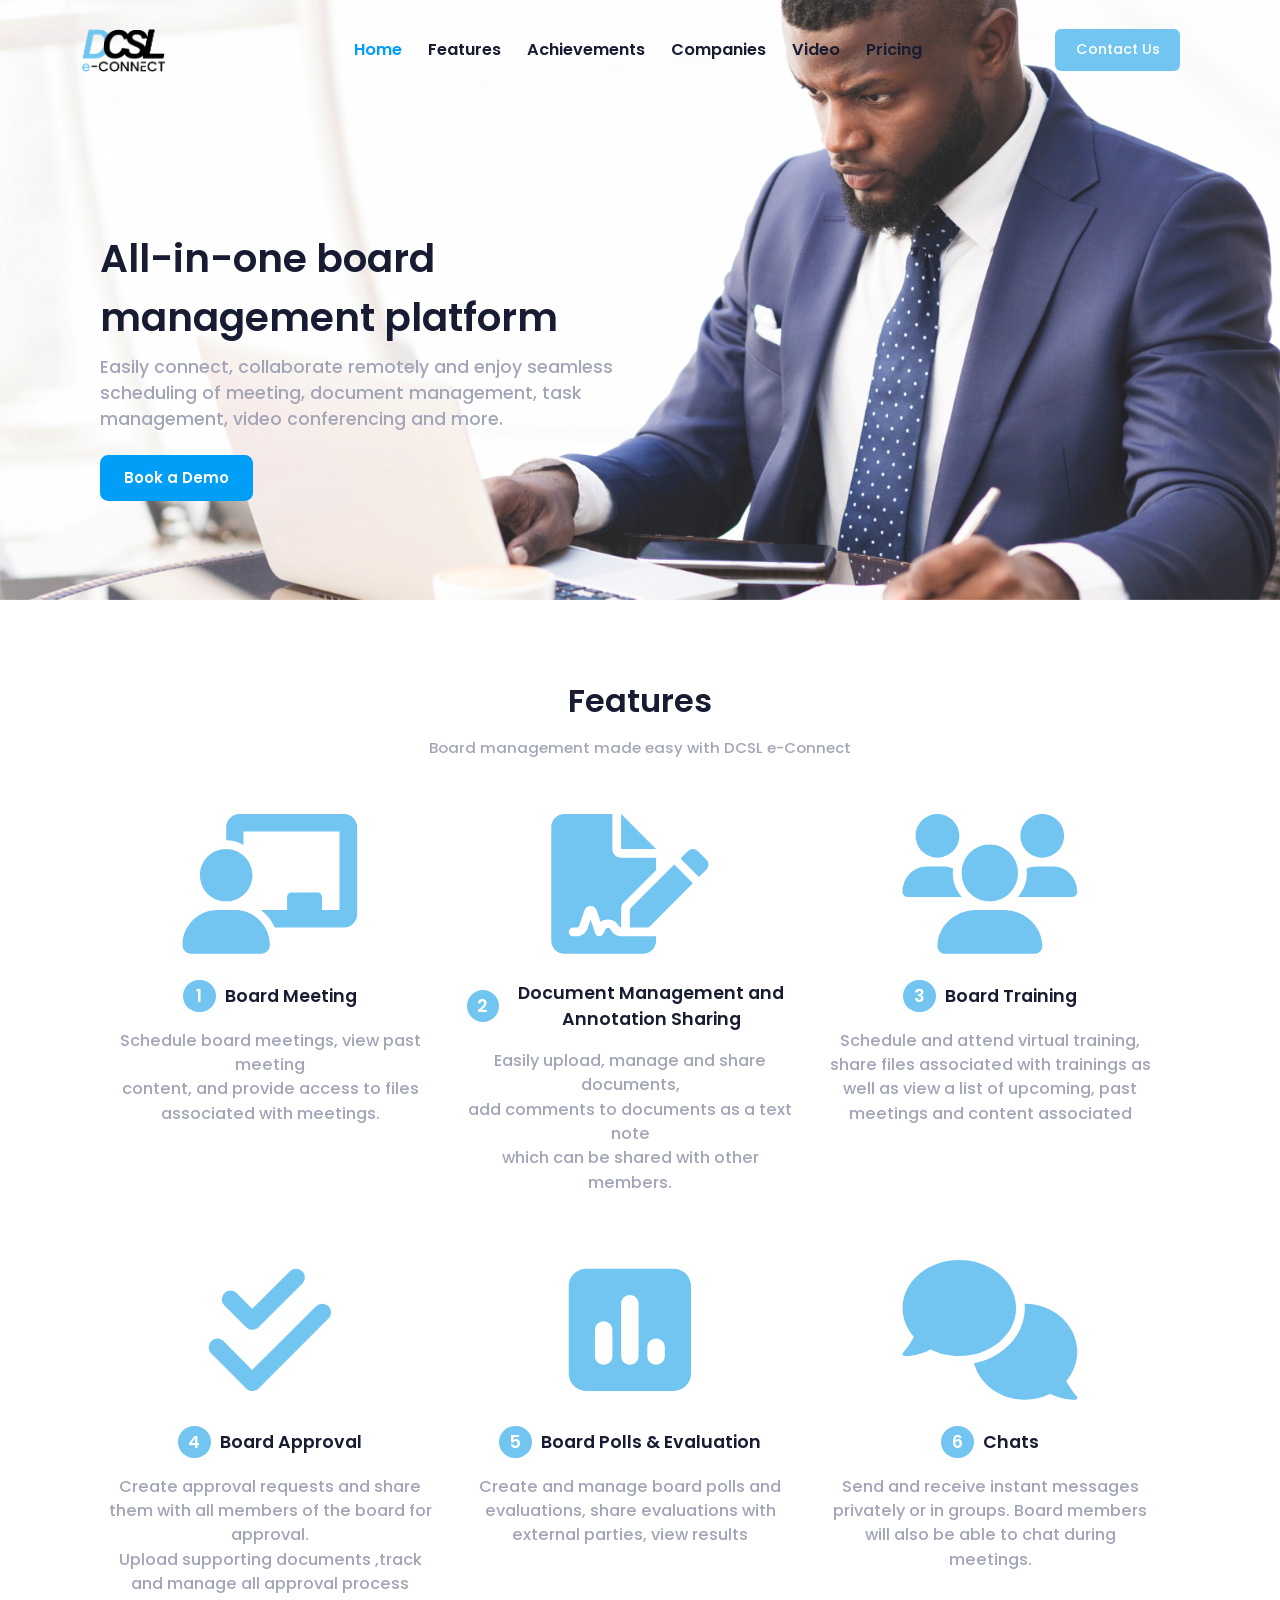
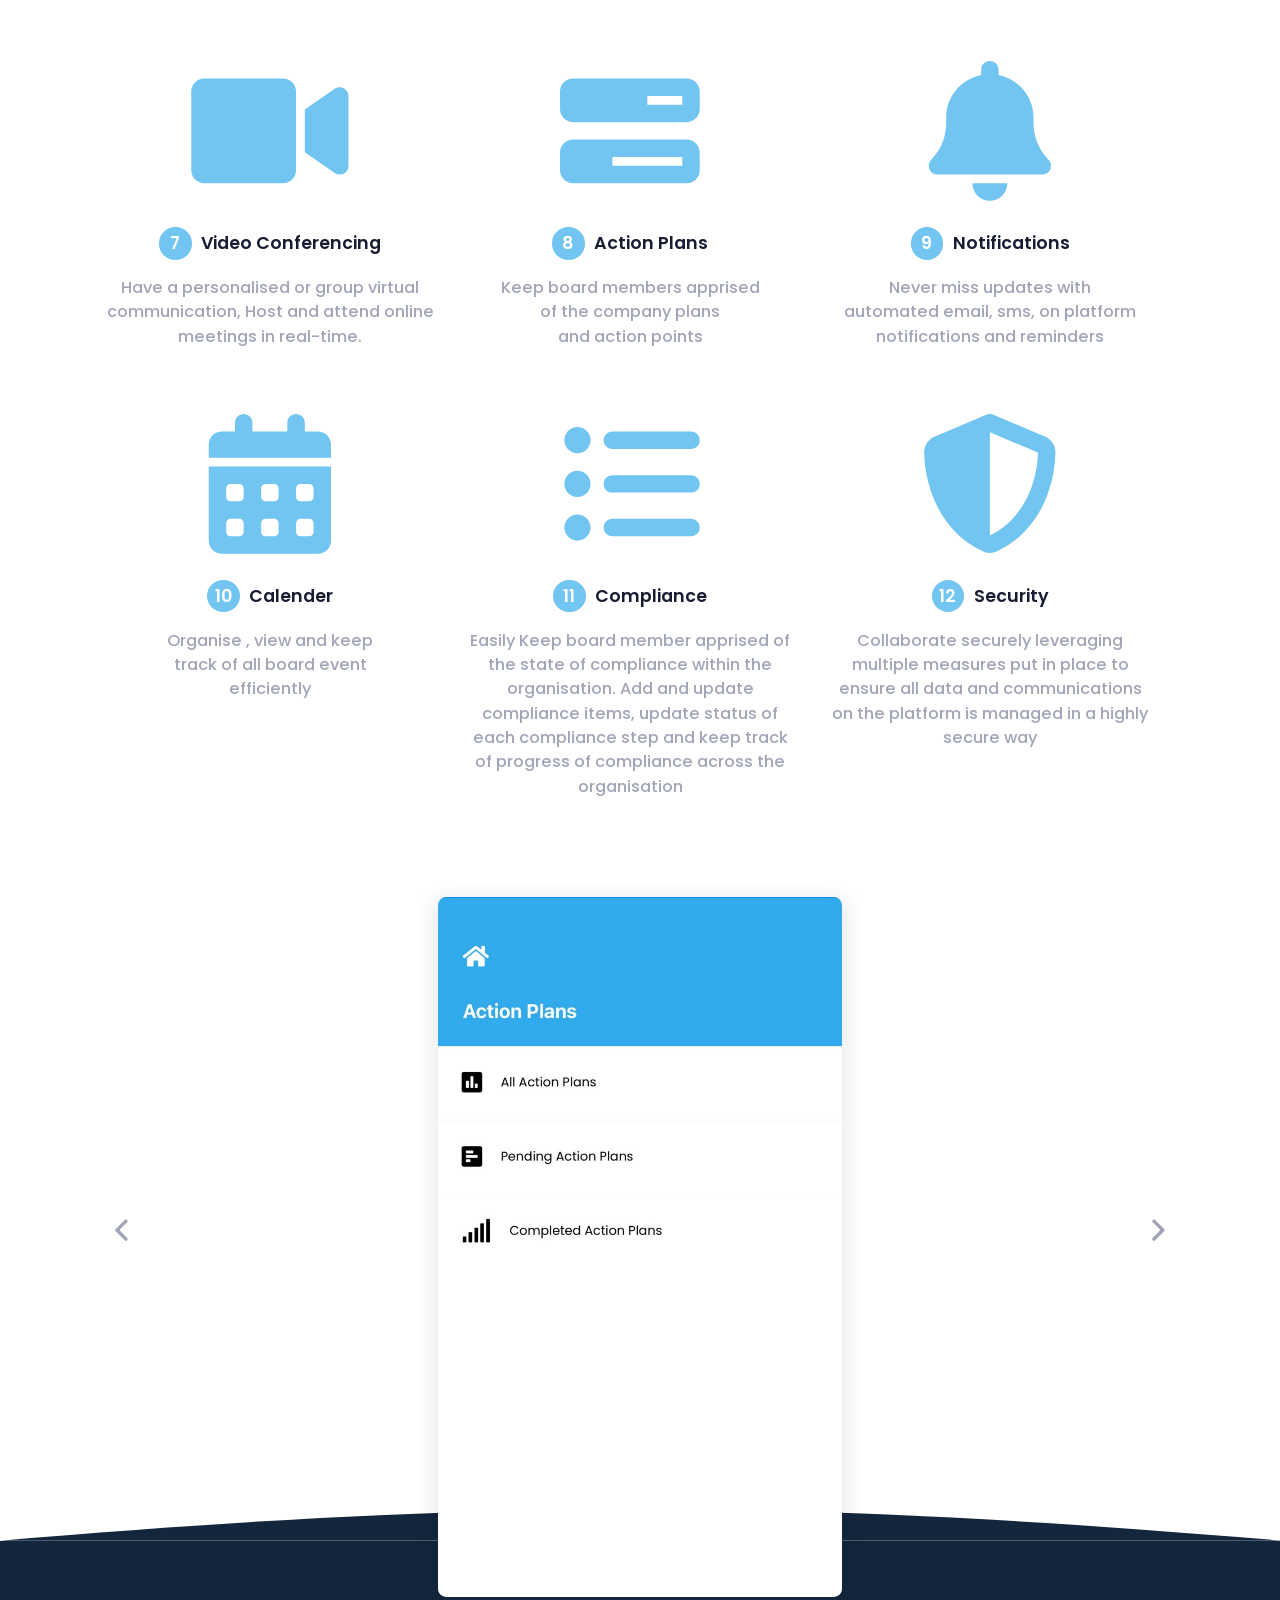
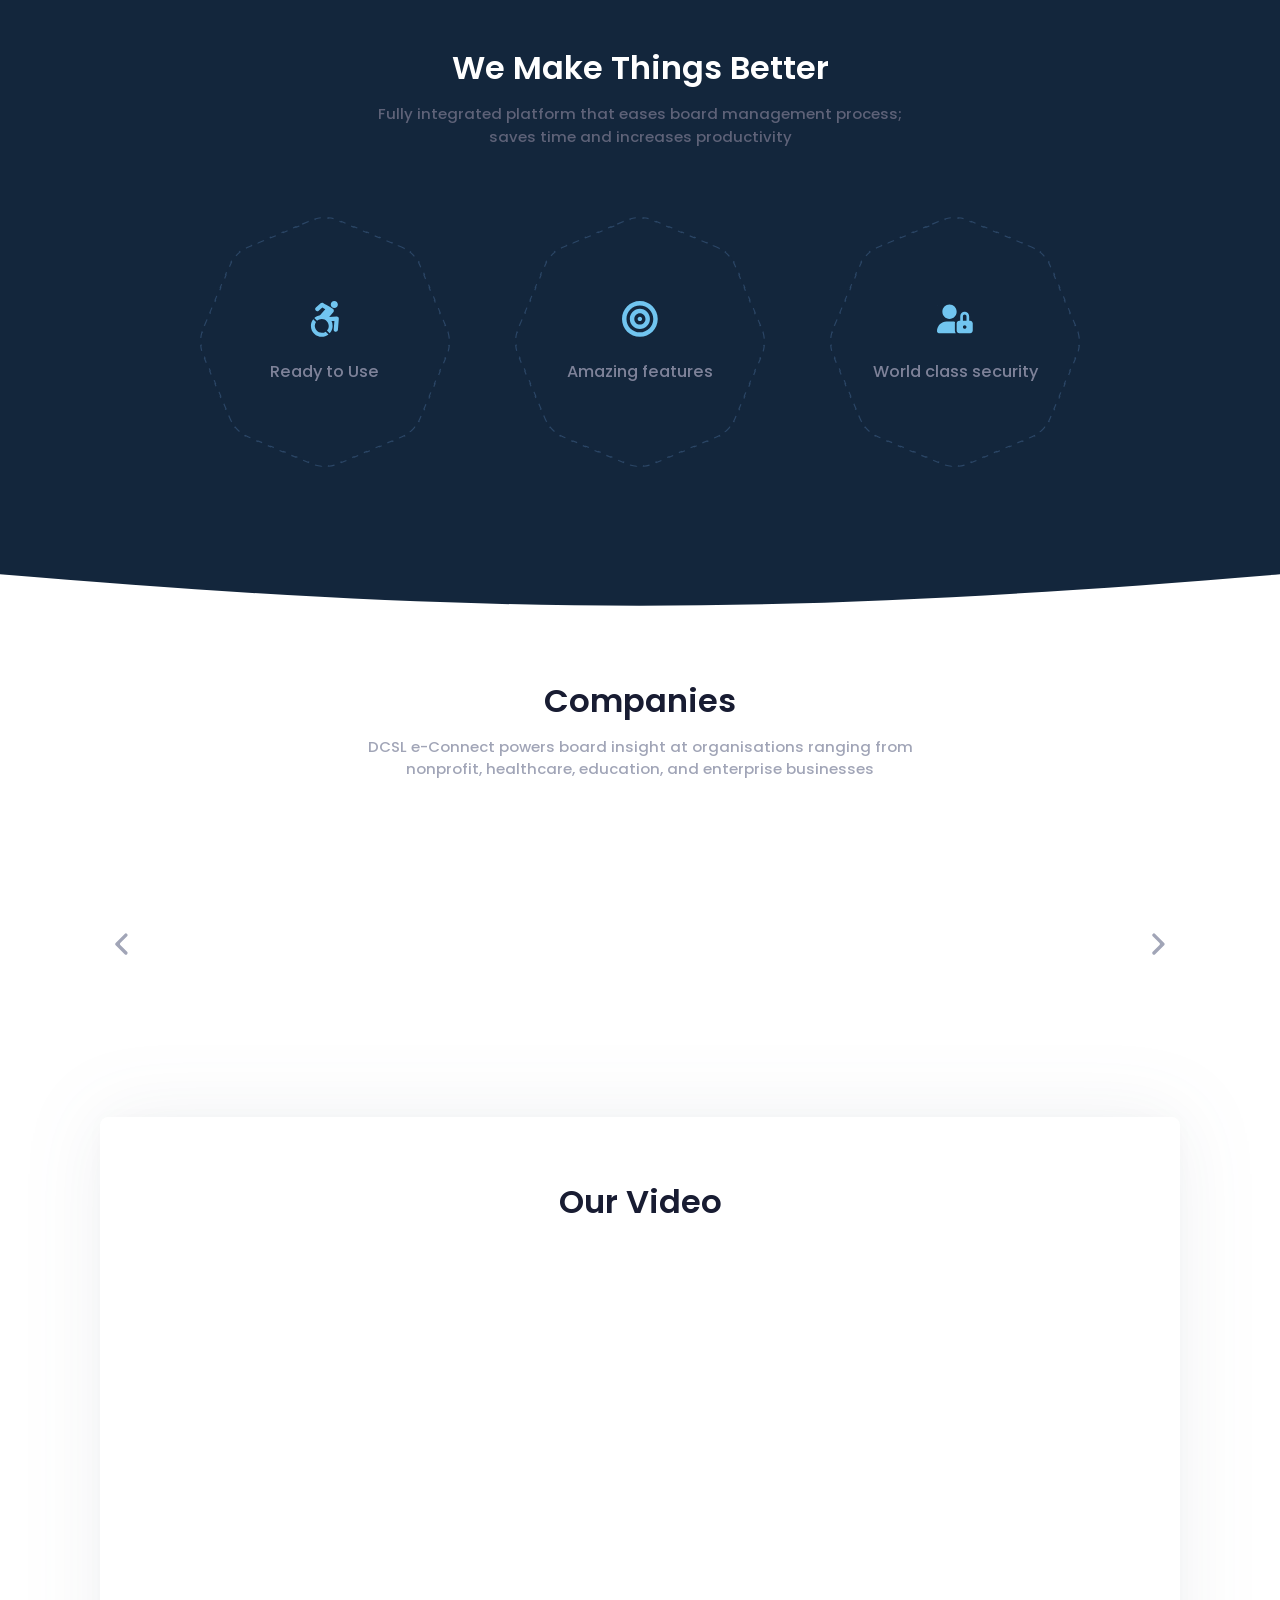
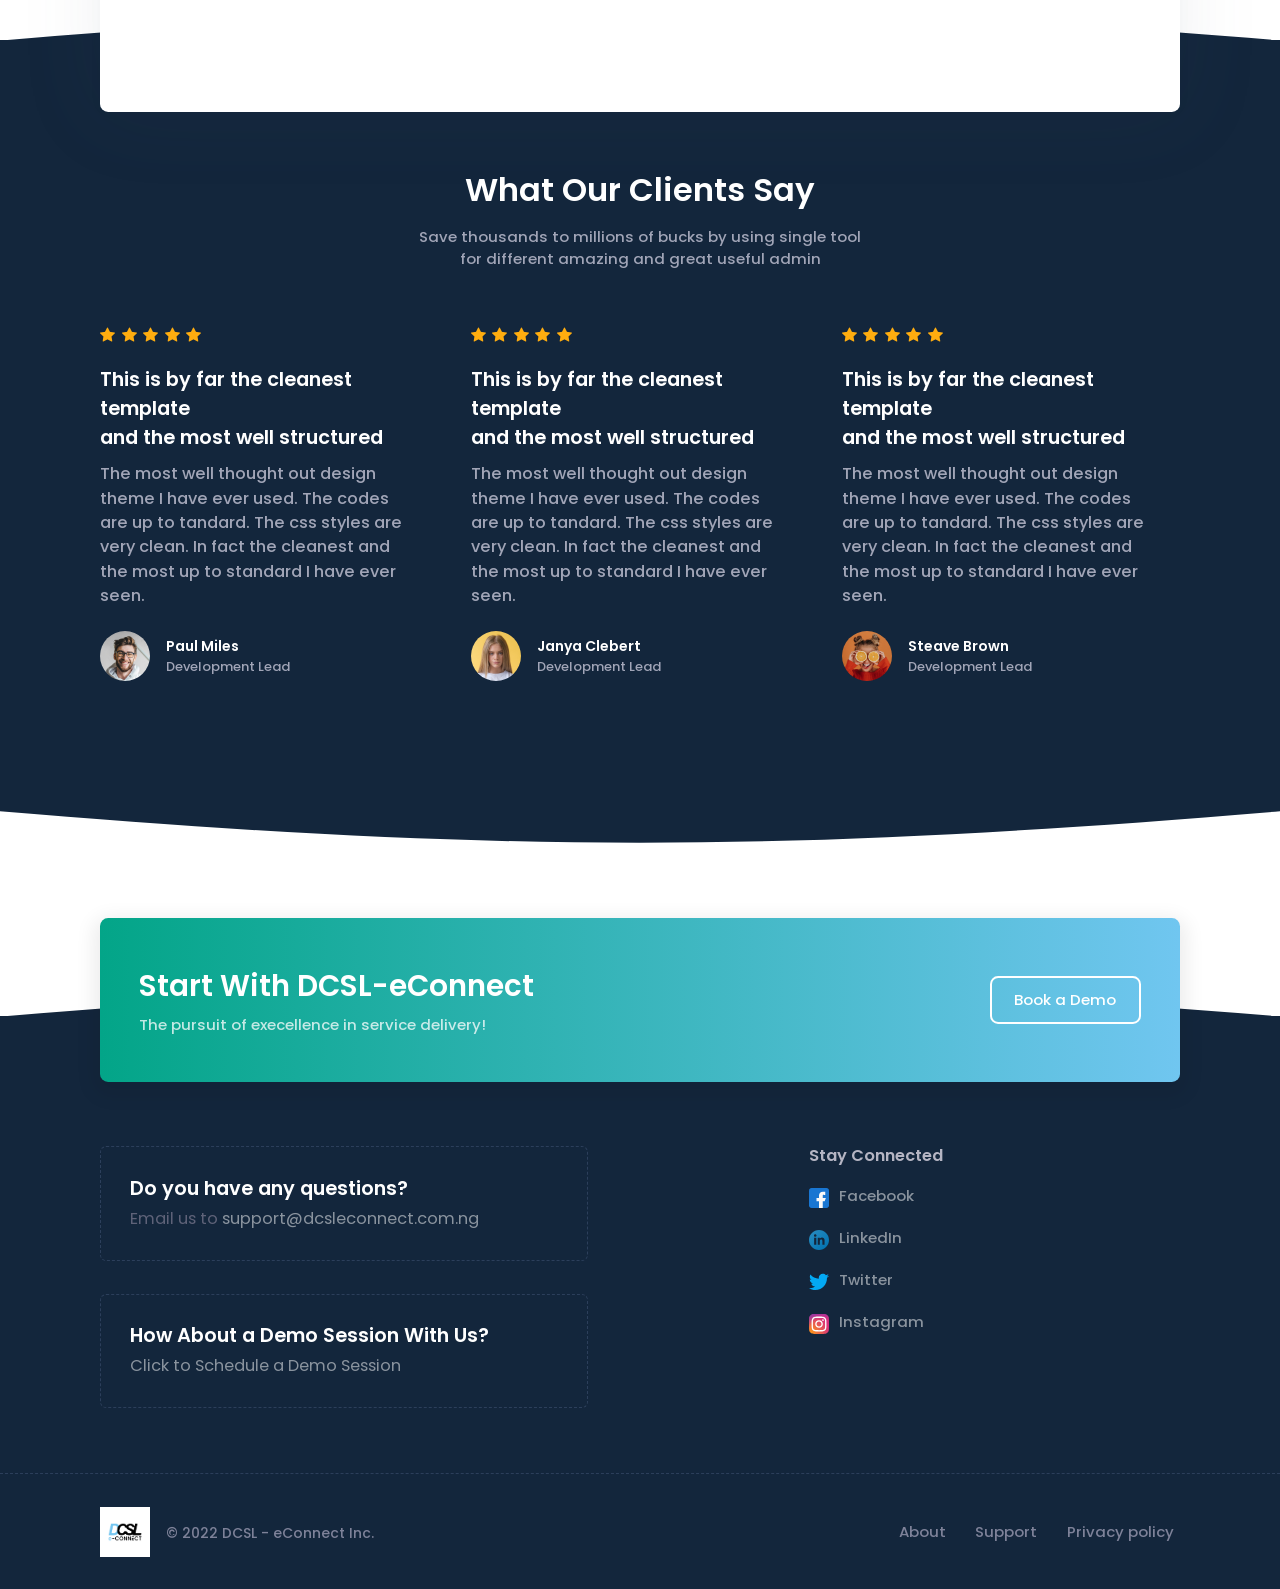
<file: index.html>
<!DOCTYPE html>
<!--
Author: Keenthemes
Product Name: Metronic - Bootstrap 5 HTML, VueJS, React, Angular & Laravel Admin Dashboard Theme
Purchase: https://1.envato.market/EA4JP
Website: http://www.keenthemes.com
Contact: support@keenthemes.com
Follow: www.twitter.com/keenthemes
Dribbble: www.dribbble.com/keenthemes
Like: www.facebook.com/keenthemes
License: For each use you must have a valid license purchased only from above link in order to legally use the theme for your project.
-->
<html lang="en">
	<!--begin::Head-->
	<head><base href="">
		<title>DCSL - eConnect</title>
		<meta charset="utf-8" />
		<meta name="description" content="The most advanced Bootstrap Admin Theme on Themeforest trusted by 94,000 beginners and professionals. Multi-demo, Dark Mode, RTL support and complete React, Angular, Vue &amp; Laravel versions. Grab your copy now and get life-time updates for free." />
		<meta name="keywords" content="Metronic, bootstrap, bootstrap 5, Angular, VueJs, React, Laravel, admin themes, web design, figma, web development, free templates, free admin themes, bootstrap theme, bootstrap template, bootstrap dashboard, bootstrap dak mode, bootstrap button, bootstrap datepicker, bootstrap timepicker, fullcalendar, datatables, flaticon" />
		<meta name="viewport" content="width=device-width, initial-scale=1" />
		<meta property="og:locale" content="en_US" />
		<meta property="og:type" content="article" />
		<meta property="og:title" content="Metronic - Bootstrap 5 HTML, VueJS, React, Angular &amp; Laravel Admin Dashboard Theme" />
		<meta property="og:url" content="https://dcsleconnect.com" />
		<meta property="og:site_name" content="DCSL | e-Connect" />
		<link rel="canonical" href="https://dcsleconnect.com" />
		<link rel="shortcut icon" href="assets/media/logos/favicon.ico" />
		<!--begin::Fonts-->
		<link rel="stylesheet" href="https://fonts.googleapis.com/css?family=Poppins:300,400,500,600,700" />
		<!--end::Fonts-->
		<!--begin::Global Stylesheets Bundle(used by all pages)-->
		<link href="assets/plugins/global/plugins.bundle.css" rel="stylesheet" type="text/css" />
		<link href="assets/css/style.bundle.css" rel="stylesheet" type="text/css" />
		<style>
			.landing-header .menu .menu-link.active {
				color: #009ef7;
			}
		</style>
		<!--end::Global Stylesheets Bundle-->
	</head>
	<!--end::Head-->
	<!--begin::Body-->
	<body id="kt_body" data-bs-spy="scroll" data-bs-target="#kt_landing_menu" data-bs-offset="200" class="bg-white position-relative">
		<!--begin::Main-->
		<!--begin::Root-->
		<div class="d-flex flex-column flex-root">
			<!--begin::Header Section-->
			<div class="mb-10" id="home">
				<!--begin::Wrapper-->
				<div class="bgi-no-repeat bgi-size-cover bgi-position-x-center bgi-position-y-center h-lg-600px" style="background-image: url(assets/media/products/dcsl_bg.jpg);">
					<!--begin::Header-->
					<div class="landing-header" data-kt-sticky="true" data-kt-sticky-name="landing-header" data-kt-sticky-offset="{default: '200px', lg: '300px'}">
						<!--begin::Container-->
						<div class="container">
							<!--begin::Wrapper-->
							<div class="d-flex align-items-center justify-content-between">
								<!--begin::Logo-->
								<div class="d-flex align-items-center flex-equal">
									<!--begin::Mobile menu toggle-->
									<button class="btn btn-icon btn-active-color-primary me-3 d-flex d-lg-none" id="kt_landing_menu_toggle">
										<!--begin::Svg Icon | path: icons/duotune/abstract/abs015.svg-->
										<span class="svg-icon svg-icon-2hx">
											<svg xmlns="http://www.w3.org/2000/svg" width="24" height="24" viewBox="0 0 24 24" fill="none">
												<path d="M21 7H3C2.4 7 2 6.6 2 6V4C2 3.4 2.4 3 3 3H21C21.6 3 22 3.4 22 4V6C22 6.6 21.6 7 21 7Z" fill="currentColor" />
												<path opacity="0.3" d="M21 14H3C2.4 14 2 13.6 2 13V11C2 10.4 2.4 10 3 10H21C21.6 10 22 10.4 22 11V13C22 13.6 21.6 14 21 14ZM22 20V18C22 17.4 21.6 17 21 17H3C2.4 17 2 17.4 2 18V20C2 20.6 2.4 21 3 21H21C21.6 21 22 20.6 22 20Z" fill="currentColor" />
											</svg>
										</span>
										<!--end::Svg Icon-->
									</button>
									<!--end::Mobile menu toggle-->
									<!--begin::Logo image-->
									<a href="#">
										<img alt="Logo" src="assets/media/logos/dcsl-logo2.png" class="logo-default h-100px h-lg-125px mx-lg-n12" />
										<img alt="Logo" src="assets/media/logos/dcsl-logo2.png" class="logo-sticky h-50px h-lg-80px" />
									</a>
									<!--end::Logo image-->
								</div>
								<!--end::Logo-->
								<!--begin::Menu wrapper-->
								<div class="d-lg-block" id="kt_header_nav_wrapper">
									<div class="d-lg-block p-5 p-lg-0" data-kt-drawer="true" data-kt-drawer-name="landing-menu" data-kt-drawer-activate="{default: true, lg: false}" data-kt-drawer-overlay="true" data-kt-drawer-width="200px" data-kt-drawer-direction="start" data-kt-drawer-toggle="#kt_landing_menu_toggle" data-kt-swapper="true" data-kt-swapper-mode="prepend" data-kt-swapper-parent="{default: '#kt_body', lg: '#kt_header_nav_wrapper'}">
										<!--begin::Menu-->
										<div class="flex-nowrap fs-4 fw-bolder menu menu-column menu-lg-row menu-rounded menu-state-title-primary menu-title-dark nav nav-flush" id="kt_landing_menu">
											<!--begin::Menu item-->
											<div class="menu-item">
												<!--begin::Menu link-->
												<a class="menu-link nav-link active py-3 px-4 px-xxl-6" href="#kt_body" data-kt-scroll-toggle="true" data-kt-drawer-dismiss="true">Home</a>
												<!--end::Menu link-->
											</div>
											<!--end::Menu item-->
											<!--begin::Menu item-->
											<div class="menu-item">
												<!--begin::Menu link-->
												<a class="menu-link nav-link py-3 px-4 px-xxl-6" href="#features" data-kt-scroll-toggle="true" data-kt-drawer-dismiss="true">Features</a>
												<!--end::Menu link-->
											</div>
											<!--end::Menu item-->
											<!--begin::Menu item-->
											<div class="menu-item">
												<!--begin::Menu link-->
												<a class="menu-link nav-link py-3 px-4 px-xxl-6" href="#achievements" data-kt-scroll-toggle="true" data-kt-drawer-dismiss="true">Achievements</a>
												<!--end::Menu link-->
											</div>
											<!--end::Menu item-->
											<!--begin::Menu item-->
											<div class="menu-item">
												<!--begin::Menu link-->
												<a class="menu-link nav-link py-3 px-4 px-xxl-6" href="#companies" data-kt-scroll-toggle="true" data-kt-drawer-dismiss="true">Companies</a>
												<!--end::Menu link-->
											</div>
											<!--end::Menu item-->
											<!--begin::Menu item-->
											<div class="menu-item">
												<!--begin::Menu link-->
												<a class="menu-link nav-link py-3 px-4 px-xxl-6" href="#video" data-kt-scroll-toggle="true" data-kt-drawer-dismiss="true">Video</a>
												<!--end::Menu link-->
											</div>
											<!--end::Menu item-->
											<!--begin::Menu item-->
											<div class="menu-item">
												<!--begin::Menu link-->
												<a class="menu-link nav-link py-3 px-4 px-xxl-6" href="#pricing" data-kt-scroll-toggle="true" data-kt-drawer-dismiss="true">Pricing</a>
												<!--end::Menu link-->
											</div>
											<!--end::Menu item-->
										</div>
										<!--end::Menu-->
									</div>
								</div>
								<!--end::Menu wrapper-->
								<!--begin::Toolbar-->
								<div class="flex-equal text-end ms-1">
									<a href="https://share.hsforms.com/1nHBLq5KkQRCbTx2rbDU6nAd5qik" target="_blank" class="btn btn-success">Contact Us</a>
								</div>
								<!--end::Toolbar-->
							</div>
							<!--end::Wrapper-->
						</div>
						<!--end::Container-->
					</div>
					<!--end::Header-->
					<div class="container">
						<!--begin::Landing hero-->
						<div class="d-flex flex-column min-h-350px  py-lg-20 w-100 w-lg-50">
							<!--begin::Heading-->
							<div class="text-left mb-5 mb-lg-10 py-20 py-lg-40">
								<!--begin::Title-->
								<h1 class=" lh-base fw-bolder fs-2x fs-lg-3x">All-in-one board management platform</h1>
								<!--end::Title-->
								<div class="fs-3 text-muted fw-bold mb-7">Easily connect, collaborate remotely and enjoy seamless scheduling of meeting,  
									document management, task management, video conferencing and more.</div>
								<!--begin::Action-->
								<a href="https://share.hsforms.com/1nHBLq5KkQRCbTx2rbDU6nAd5qik" class="btn btn-primary btn-lg fw-bolder">Book a Demo</a>
								<!--end::Action-->
							</div>
							<!--end::Heading-->
						</div>
						<!--end::Landing hero-->
					</div>
		
				</div>
				<!--end::Wrapper-->
			</div>
			<!--end::Header Section-->
			<!--begin::How It Works Section-->
			<div class="mt-15 mb-n10 mb-lg-n20 z-index-2">
				<!--begin::Container-->
				<div class="container">
					<!--begin::Heading-->
					<div class="text-center mb-17">
						<!--begin::Title-->
						<h3 class="fs-2hx text-dark mb-5" id="features" data-kt-scroll-offset="{default: 100, lg: 150}">Features</h3>
						<!--end::Title-->
						<!--begin::Text-->
						<div class="fs-5 text-muted fw-bold">Board management made easy with DCSL e-Connect</div>
						<!--end::Text-->
					</div>
					<!--end::Heading-->
					<!--begin::Row-->
					<div class="row w-100 gy-10 mb-md-20">
						<!--begin::Col-->
						<div class="col-md-4 px-5">
							<!--begin::Story-->
							<div class="text-center mb-10 mb-md-0">
								<!--begin::Illustration-->
								<!-- <img src="assets/media/svg/general/chalkboard-user-solid.svg" class="svg-icon svg-icon-white mh-125px mb-9" alt="" /> -->
								<!--end::Illustration-->
								<span class="svg-icon svg-icon-6tx svg-icon-white mb-5">
									<svg xmlns="http://www.w3.org/2000/svg" viewBox="0 0 640 512" fill="currentColor">
										<path d="M592 0h-384C181.5 0 160 22.25 160 49.63V96c23.42 0 45.1 6.781 63.1 17.81V64h352v288h-64V304c0-8.838-7.164-16-16-16h-96c-8.836 0-16 7.162-16 16V352H287.3c22.07 16.48 39.54 38.5 50.76 64h253.9C618.5 416 640 393.8 640 366.4V49.63C640 22.25 618.5 0 592 0zM160 320c53.02 0 96-42.98 96-96c0-53.02-42.98-96-96-96C106.1 128 64 170.1 64 224C64 277 106.1 320 160 320zM192 352H128c-70.69 0-128 57.31-128 128c0 17.67 14.33 32 32 32h256c17.67 0 32-14.33 32-32C320 409.3 262.7 352 192 352z"/>
									</svg>
								</span>
								<!--begin::Heading-->
								<div class="d-flex flex-center mt-8 mb-5">
									<!--begin::Badge-->
									<span class="badge badge-circle badge-light-success fw-bolder p-5 me-3 fs-3">1</span>
									<!--end::Badge-->
									<!--begin::Title-->
									<div class="fs-5 fs-lg-3 fw-bolder text-dark">Board Meeting</div>
									<!--end::Title-->
								</div>
								<!--end::Heading-->
								<!--begin::Description-->
								<div class="fw-bold fs-6 fs-lg-4 text-muted">Schedule board meetings, view past meeting
								<br /> content, and provide access to files associated with meetings.</div>
								<!--end::Description-->
							</div>
							<!--end::Story-->
						</div>
						<!--end::Col-->
						<!--begin::Col-->
						<div class="col-md-4 px-5">
							<!--begin::Story-->
							<div class="text-center mb-10 mb-md-0">
								<!--begin::Illustration-->
								<!-- <img src="assets/media/svg/general/file-signature-solid.svg" class="mh-125px mb-9" alt="" /> -->
								<!--end::Illustration-->
								<span class="svg-icon svg-icon-6tx svg-icon-white mb-5">
									<svg xmlns="http://www.w3.org/2000/svg" viewBox="0 0 576 512" fill="currentColor">
										<path d="M292.7 342.3C289.7 345.3 288 349.4 288 353.7V416h62.34c4.264 0 8.35-1.703 11.35-4.727l156.9-158l-67.88-67.88L292.7 342.3zM568.5 167.4L536.6 135.5c-9.875-10-26-10-36 0l-27.25 27.25l67.88 67.88l27.25-27.25C578.5 193.4 578.5 177.3 568.5 167.4zM256 0v128h128L256 0zM256 448c-16.07-.2852-30.62-9.359-37.88-23.88c-2.875-5.875-8-6.5-10.12-6.5s-7.25 .625-10 6.125l-7.749 15.38C187.6 444.6 181.1 448 176 448H174.9c-6.5-.5-12-4.75-14-11L144 386.6L133.4 418.5C127.5 436.1 111 448 92.45 448H80C71.13 448 64 440.9 64 432S71.13 416 80 416h12.4c4.875 0 9.102-3.125 10.6-7.625l18.25-54.63C124.5 343.9 133.6 337.3 144 337.3s19.5 6.625 22.75 16.5l13.88 41.63c19.75-16.25 54.13-9.75 66 14.12C248.5 413.2 252.2 415.6 256 415.9V347c0-8.523 3.402-16.7 9.451-22.71L384 206.5V160H256c-17.67 0-32-14.33-32-32L224 0H48C21.49 0 0 21.49 0 48v416C0 490.5 21.49 512 48 512h288c26.51 0 48-21.49 48-48V448H256z"/>
									</svg>
								</span>
								<!--begin::Heading-->
								<div class="d-flex flex-center mt-8 mb-5">
									<!--begin::Badge-->
									<span class="badge badge-circle badge-light-success fw-bolder p-5 me-3 fs-3">2</span>
									<!--end::Badge-->
									<!--begin::Title-->
									<div class="fs-5 fs-lg-3 fw-bolder text-dark">Document Management and Annotation Sharing</div>
									<!--end::Title-->
								</div>
								<!--end::Heading-->
								<!--begin::Description-->
								<div class="fw-bold fs-6 fs-lg-4 text-muted">Easily upload, manage and share documents, 
								<br />add comments to documents as a text note 
								<br />which can be shared with other members.</div>
								<!--end::Description-->
							</div>
							<!--end::Story-->
						</div>
						<!--end::Col-->
						<!--begin::Col-->
						<div class="col-md-4 px-5">
							<!--begin::Story-->
							<div class="text-center mb-10 mb-md-0">
								<!--begin::Illustration-->
								<!-- <img src="assets/media/svg/general/users-solid.svg" class="mh-125px mb-9" alt="" /> -->
								<!--end::Illustration-->
								<span class="svg-icon svg-icon-6tx svg-icon-white mb-5">
									<svg xmlns="http://www.w3.org/2000/svg" viewBox="0 0 640 512" fill="currentColor" >
										<path d="M319.9 320c57.41 0 103.1-46.56 103.1-104c0-57.44-46.54-104-103.1-104c-57.41 0-103.1 46.56-103.1 104C215.9 273.4 262.5 320 319.9 320zM369.9 352H270.1C191.6 352 128 411.7 128 485.3C128 500.1 140.7 512 156.4 512h327.2C499.3 512 512 500.1 512 485.3C512 411.7 448.4 352 369.9 352zM512 160c44.18 0 80-35.82 80-80S556.2 0 512 0c-44.18 0-80 35.82-80 80S467.8 160 512 160zM183.9 216c0-5.449 .9824-10.63 1.609-15.91C174.6 194.1 162.6 192 149.9 192H88.08C39.44 192 0 233.8 0 285.3C0 295.6 7.887 304 17.62 304h199.5C196.7 280.2 183.9 249.7 183.9 216zM128 160c44.18 0 80-35.82 80-80S172.2 0 128 0C83.82 0 48 35.82 48 80S83.82 160 128 160zM551.9 192h-61.84c-12.8 0-24.88 3.037-35.86 8.24C454.8 205.5 455.8 210.6 455.8 216c0 33.71-12.78 64.21-33.16 88h199.7C632.1 304 640 295.6 640 285.3C640 233.8 600.6 192 551.9 192z"/></svg>
								</span>
								<!--begin::Heading-->
								<div class="d-flex flex-center mb-5 mt-8">
									<!--begin::Badge-->
									<span class="badge badge-circle badge-light-success fw-bolder p-5 me-3 fs-3">3</span>
									<!--end::Badge-->
									<!--begin::Title-->
									<div class="fs-5 fs-lg-3 fw-bolder text-dark">Board Training</div>
									<!--end::Title-->
								</div>
								<!--end::Heading-->
								<!--begin::Description-->
								<div class="fw-bold fs-6 fs-lg-4 text-muted">Schedule and attend virtual training, <br/>share files associated 
								with trainings as well as view a list of upcoming, 
								past meetings and content associated</div>
								<!--end::Description-->
							</div>
							<!--end::Story-->
						</div>
						<!--end::Col-->
					</div>
					<!--end::Row-->
					<!--begin::Row-->
					<div class="row w-100 gy-10 mb-md-20">
						<!--begin::Col-->
						<div class="col-md-4 px-5">
							<!--begin::Story-->
							<div class="text-center mb-10 mb-md-0">
								<!--begin::Illustration-->
								<!-- <img src="assets/media/svg/general/check-double-solid.svg" class="mh-125px mb-9" alt="" /> -->
								<!--end::Illustration-->
								<span class="svg-icon svg-icon-6tx svg-icon-white mb-5">
									<svg xmlns="http://www.w3.org/2000/svg" viewBox="0 0 448 512" fill="currentColor">
										<path d="M182.6 246.6C170.1 259.1 149.9 259.1 137.4 246.6L57.37 166.6C44.88 154.1 44.88 133.9 57.37 121.4C69.87 108.9 90.13 108.9 102.6 121.4L159.1 178.7L297.4 41.37C309.9 28.88 330.1 28.88 342.6 41.37C355.1 53.87 355.1 74.13 342.6 86.63L182.6 246.6zM182.6 470.6C170.1 483.1 149.9 483.1 137.4 470.6L9.372 342.6C-3.124 330.1-3.124 309.9 9.372 297.4C21.87 284.9 42.13 284.9 54.63 297.4L159.1 402.7L393.4 169.4C405.9 156.9 426.1 156.9 438.6 169.4C451.1 181.9 451.1 202.1 438.6 214.6L182.6 470.6z"/>
									</svg>
								</span>
								<!--begin::Heading-->
								<div class="d-flex flex-center mb-5 mt-8">
									<!--begin::Badge-->
									<span class="badge badge-circle badge-light-success fw-bolder p-5 me-3 fs-3">4</span>
									<!--end::Badge-->
									<!--begin::Title-->
									<div class="fs-5 fs-lg-3 fw-bolder text-dark">Board Approval</div>
									<!--end::Title-->
								</div>
								<!--end::Heading-->
								<!--begin::Description-->
								<div class="fw-bold fs-6 fs-lg-4 text-muted">Create approval requests and share them with all members of the board for approval. 
								<br />Upload supporting documents ,track  
								<br />and manage all approval process</div>
								<!--end::Description-->
							</div>
							<!--end::Story-->
						</div>
						<!--end::Col-->
						<!--begin::Col-->
						<div class="col-md-4 px-5">
							<!--begin::Story-->
							<div class="text-center mb-10 mb-md-0">
								<!--begin::Illustration-->
								<!-- <img src="assets/media/svg/general/square-poll-vertical-solid.svg" class="mh-125px mb-9" alt="" /> -->
								<!--end::Illustration-->
								<span class="svg-icon svg-icon-6tx svg-icon-white mb-5">
									<svg xmlns="http://www.w3.org/2000/svg" viewBox="0 0 448 512" fill="currentColor">
										<path d="M384 32C419.3 32 448 60.65 448 96V416C448 451.3 419.3 480 384 480H64C28.65 480 0 451.3 0 416V96C0 60.65 28.65 32 64 32H384zM128 224C110.3 224 96 238.3 96 256V352C96 369.7 110.3 384 128 384C145.7 384 160 369.7 160 352V256C160 238.3 145.7 224 128 224zM192 352C192 369.7 206.3 384 224 384C241.7 384 256 369.7 256 352V160C256 142.3 241.7 128 224 128C206.3 128 192 142.3 192 160V352zM320 288C302.3 288 288 302.3 288 320V352C288 369.7 302.3 384 320 384C337.7 384 352 369.7 352 352V320C352 302.3 337.7 288 320 288z"/>
									</svg>
								</span>
								<!--begin::Heading-->
								<div class="d-flex flex-center mb-5 mt-8">
									<!--begin::Badge-->
									<span class="badge badge-circle badge-light-success fw-bolder p-5 me-3 fs-3">5</span>
									<!--end::Badge-->
									<!--begin::Title-->
									<div class="fs-5 fs-lg-3 fw-bolder text-dark">Board Polls & Evaluation</div>
									<!--end::Title-->
								</div>
								<!--end::Heading-->
								<!--begin::Description-->
								<div class="fw-bold fs-6 fs-lg-4 text-muted">Create and manage board polls and evaluations, share evaluations with external parties, view results </div>
								<!--end::Description-->
							</div>
							<!--end::Story-->
						</div>
						<!--end::Col-->
							<!--begin::Col-->
							<div class="col-md-4 px-5">
								<!--begin::Story-->
								<div class="text-center mb-10 mb-md-0">
									<!--begin::Illustration-->
									<!-- <img src="assets/media/svg/general/comments-solid.svg" class="mh-125px mb-9" alt="" /> -->
									<!--end::Illustration-->
									<span class="svg-icon svg-icon-6tx svg-icon-white mb-5">
										<svg xmlns="http://www.w3.org/2000/svg" viewBox="0 0 640 512" fill="currentColor">
											<path d="M416 176C416 78.8 322.9 0 208 0S0 78.8 0 176c0 39.57 15.62 75.96 41.67 105.4c-16.39 32.76-39.23 57.32-39.59 57.68c-2.1 2.205-2.67 5.475-1.441 8.354C1.9 350.3 4.602 352 7.66 352c38.35 0 70.76-11.12 95.74-24.04C134.2 343.1 169.8 352 208 352C322.9 352 416 273.2 416 176zM599.6 443.7C624.8 413.9 640 376.6 640 336C640 238.8 554 160 448 160c-.3145 0-.6191 .041-.9336 .043C447.5 165.3 448 170.6 448 176c0 98.62-79.68 181.2-186.1 202.5C282.7 455.1 357.1 512 448 512c33.69 0 65.32-8.008 92.85-21.98C565.2 502 596.1 512 632.3 512c3.059 0 5.76-1.725 7.02-4.605c1.229-2.879 .6582-6.148-1.441-8.354C637.6 498.7 615.9 475.3 599.6 443.7z"/>
										</svg>
									</span>
									<!--begin::Heading-->
									<div class="d-flex flex-center mb-5 mt-8">
										<!--begin::Badge-->
										<span class="badge badge-circle badge-light-success fw-bolder p-5 me-3 fs-3">6</span>
										<!--end::Badge-->
										<!--begin::Title-->
										<div class="fs-5 fs-lg-3 fw-bolder text-dark">Chats</div>
										<!--end::Title-->
									</div>
									<!--end::Heading-->
									<!--begin::Description-->
									<div class="fw-bold fs-6 fs-lg-4 text-muted">Send and receive instant messages privately or in groups. Board members will also be able to chat during meetings.</div>
									<!--end::Description-->
								</div>
								<!--end::Story-->
							</div>
							<!--end::Col-->
					</div>
					<!--end::Row-->
					<!--begin::Row-->
					<div class="row w-100 gy-10 mb-md-20">
						<!--begin::Col-->
						<div class="col-md-4 px-5">
							<!--begin::Story-->
							<div class="text-center mb-10 mb-md-0">
								<!--begin::Illustration-->
								<!-- <img src="assets/media/svg/general/video-solid.svg" class="mh-125px mb-9" alt="" /> -->
								<!--end::Illustration-->
								<span class="svg-icon svg-icon-6tx svg-icon-white mb-5">
									<svg xmlns="http://www.w3.org/2000/svg" viewBox="0 0 576 512" fill="currentColor">
										<path d="M384 112v288c0 26.51-21.49 48-48 48h-288c-26.51 0-48-21.49-48-48v-288c0-26.51 21.49-48 48-48h288C362.5 64 384 85.49 384 112zM576 127.5v256.9c0 25.5-29.17 40.39-50.39 25.79L416 334.7V177.3l109.6-75.56C546.9 87.13 576 102.1 576 127.5z"/>
									</svg>
								</span>
								<!--begin::Heading-->
								<div class="d-flex flex-center mb-5 mt-8">
									<!--begin::Badge-->
									<span class="badge badge-circle badge-light-success fw-bolder p-5 me-3 fs-3">7</span>
									<!--end::Badge-->
									<!--begin::Title-->
									<div class="fs-5 fs-lg-3 fw-bolder text-dark">Video Conferencing</div>
									<!--end::Title-->
								</div>
								<!--end::Heading-->
								<!--begin::Description-->
								<div class="fw-bold fs-6 fs-lg-4 text-muted">Have a personalised or group virtual communication, Host and attend online meetings in real-time.</div>
								<!--end::Description-->
							</div>
							<!--end::Story-->
						</div>
						<!--end::Col-->
						<!--begin::Col-->
						<div class="col-md-4 px-5">
							<!--begin::Story-->
							<div class="text-center mb-10 mb-md-0">
								<!--begin::Illustration-->
								<!-- <img src="assets/media/svg/general/bars-progress-solid.svg" class="mh-125px mb-9" alt="" /> -->
								<!--end::Illustration-->
								<span class="svg-icon svg-icon-6tx svg-icon-white mb-5">
									<svg xmlns="http://www.w3.org/2000/svg" viewBox="0 0 512 512" fill="currentColor">
										<path d="M464 64C490.5 64 512 85.49 512 112V176C512 202.5 490.5 224 464 224H48C21.49 224 0 202.5 0 176V112C0 85.49 21.49 64 48 64H464zM448 128H320V160H448V128zM464 288C490.5 288 512 309.5 512 336V400C512 426.5 490.5 448 464 448H48C21.49 448 0 426.5 0 400V336C0 309.5 21.49 288 48 288H464zM192 352V384H448V352H192z"/>
									</svg>
								</span>
								<!--begin::Heading-->
								<div class="d-flex flex-center mb-5 mt-8">
									<!--begin::Badge-->
									<span class="badge badge-circle badge-light-success fw-bolder p-5 me-3 fs-3">8</span>
									<!--end::Badge-->
									<!--begin::Title-->
									<div class="fs-5 fs-lg-3 fw-bolder text-dark">Action Plans</div>
									<!--end::Title-->
								</div>
								<!--end::Heading-->
								<!--begin::Description-->
								<div class="fw-bold fs-6 fs-lg-4 text-muted">Keep board members apprised 
								<br />of the company plans 
								<br />and action points</div>
								<!--end::Description-->
							</div>
							<!--end::Story-->
						</div>
						<!--end::Col-->
						<!--begin::Col-->
						<div class="col-md-4 px-5">
							<!--begin::Story-->
							<div class="text-center mb-10 mb-md-0">
								<!--begin::Illustration-->
								<!-- <img src="assets/media/svg/general/bell-solid.svg" class="mh-125px mb-9" alt="" /> -->
								<!--end::Illustration-->
								<span class="svg-icon svg-icon-6tx svg-icon-white mb-5">
									<svg xmlns="http://www.w3.org/2000/svg" viewBox="0 0 448 512" fill="currentColor">
										<path d="M256 32V51.2C329 66.03 384 130.6 384 208V226.8C384 273.9 401.3 319.2 432.5 354.4L439.9 362.7C448.3 372.2 450.4 385.6 445.2 397.1C440 408.6 428.6 416 416 416H32C19.4 416 7.971 408.6 2.809 397.1C-2.353 385.6-.2883 372.2 8.084 362.7L15.5 354.4C46.74 319.2 64 273.9 64 226.8V208C64 130.6 118.1 66.03 192 51.2V32C192 14.33 206.3 0 224 0C241.7 0 256 14.33 256 32H256zM224 512C207 512 190.7 505.3 178.7 493.3C166.7 481.3 160 464.1 160 448H288C288 464.1 281.3 481.3 269.3 493.3C257.3 505.3 240.1 512 224 512z"/>
									</svg>
								</span>
								<!--begin::Heading-->
								<div class="d-flex flex-center mb-5 mt-8">
									<!--begin::Badge-->
									<span class="badge badge-circle badge-light-success fw-bolder p-5 me-3 fs-3">9</span>
									<!--end::Badge-->
									<!--begin::Title-->
									<div class="fs-5 fs-lg-3 fw-bolder text-dark">Notifications</div>
									<!--end::Title-->
								</div>
								<!--end::Heading-->
								<!--begin::Description-->
								<div class="fw-bold fs-6 fs-lg-4 text-muted">Never miss updates with 
								<br />automated email, sms, on platform 
								<br />notifications and reminders</div>
								<!--end::Description-->
							</div>
							<!--end::Story-->
						</div>
						<!--end::Col-->
					</div>
					<!--end::Row-->
					<!--begin::Row-->
					<div class="row w-100 gy-10 mb-md-20">
						<!--begin::Col-->
						<div class="col-md-4 px-5">
							<!--begin::Story-->
							<div class="text-center mb-10 mb-md-0">
								<!--begin::Illustration-->
								<!-- <img src="assets/media/svg/general/calendar-days-solid.svg" class="mh-125px mb-9" alt="" /> -->
								<!--end::Illustration-->
								<span class="svg-icon svg-icon-6tx svg-icon-white mb-5">
									<svg xmlns="http://www.w3.org/2000/svg" viewBox="0 0 448 512" fill="currentColor">
										<path d="M160 32V64H288V32C288 14.33 302.3 0 320 0C337.7 0 352 14.33 352 32V64H400C426.5 64 448 85.49 448 112V160H0V112C0 85.49 21.49 64 48 64H96V32C96 14.33 110.3 0 128 0C145.7 0 160 14.33 160 32zM0 192H448V464C448 490.5 426.5 512 400 512H48C21.49 512 0 490.5 0 464V192zM64 304C64 312.8 71.16 320 80 320H112C120.8 320 128 312.8 128 304V272C128 263.2 120.8 256 112 256H80C71.16 256 64 263.2 64 272V304zM192 304C192 312.8 199.2 320 208 320H240C248.8 320 256 312.8 256 304V272C256 263.2 248.8 256 240 256H208C199.2 256 192 263.2 192 272V304zM336 256C327.2 256 320 263.2 320 272V304C320 312.8 327.2 320 336 320H368C376.8 320 384 312.8 384 304V272C384 263.2 376.8 256 368 256H336zM64 432C64 440.8 71.16 448 80 448H112C120.8 448 128 440.8 128 432V400C128 391.2 120.8 384 112 384H80C71.16 384 64 391.2 64 400V432zM208 384C199.2 384 192 391.2 192 400V432C192 440.8 199.2 448 208 448H240C248.8 448 256 440.8 256 432V400C256 391.2 248.8 384 240 384H208zM320 432C320 440.8 327.2 448 336 448H368C376.8 448 384 440.8 384 432V400C384 391.2 376.8 384 368 384H336C327.2 384 320 391.2 320 400V432z"/>
									</svg>
								</span>
								<!--begin::Heading-->
								<div class="d-flex flex-center mb-5 mt-8">
									<!--begin::Badge-->
									<span class="badge badge-circle badge-light-success fw-bolder p-5 me-3 fs-3">10</span>
									<!--end::Badge-->
									<!--begin::Title-->
									<div class="fs-5 fs-lg-3 fw-bolder text-dark">Calender</div>
									<!--end::Title-->
								</div>
								<!--end::Heading-->
								<!--begin::Description-->
								<div class="fw-bold fs-6 fs-lg-4 text-muted">Organise , view and keep 
								<br />track of all board event 
								<br />efficiently</div>
								<!--end::Description-->
							</div>
							<!--end::Story-->
						</div>
						<!--end::Col-->
						
						<!--begin::Col-->
						<div class="col-md-4 px-5">
							<!--begin::Story-->
							<div class="text-center mb-10 mb-md-0">
								<!--begin::Illustration-->
								<!-- <img src="assets/media/svg/general/list-ul-solid.svg" class="mh-125px mb-9" alt="" /> -->
								<span class="svg-icon svg-icon-6tx svg-icon-white mb-5">
									<svg xmlns="http://www.w3.org/2000/svg" viewBox="0 0 512 512" fill="currentColor">
										<path d="M16 96C16 69.49 37.49 48 64 48C90.51 48 112 69.49 112 96C112 122.5 90.51 144 64 144C37.49 144 16 122.5 16 96zM480 64C497.7 64 512 78.33 512 96C512 113.7 497.7 128 480 128H192C174.3 128 160 113.7 160 96C160 78.33 174.3 64 192 64H480zM480 224C497.7 224 512 238.3 512 256C512 273.7 497.7 288 480 288H192C174.3 288 160 273.7 160 256C160 238.3 174.3 224 192 224H480zM480 384C497.7 384 512 398.3 512 416C512 433.7 497.7 448 480 448H192C174.3 448 160 433.7 160 416C160 398.3 174.3 384 192 384H480zM16 416C16 389.5 37.49 368 64 368C90.51 368 112 389.5 112 416C112 442.5 90.51 464 64 464C37.49 464 16 442.5 16 416zM112 256C112 282.5 90.51 304 64 304C37.49 304 16 282.5 16 256C16 229.5 37.49 208 64 208C90.51 208 112 229.5 112 256z"/>
									</svg>
								</span>
								<!--end::Illustration-->
								<!--begin::Heading-->
								<div class="d-flex flex-center mb-5 mt-8">
									<!--begin::Badge-->
									<span class="badge badge-circle badge-light-success fw-bolder p-5 me-3 fs-3">11</span>
									<!--end::Badge-->
									<!--begin::Title-->
									<div class="fs-5 fs-lg-3 fw-bolder text-dark">Compliance</div>
									<!--end::Title-->
								</div>
								<!--end::Heading-->
								<!--begin::Description-->
								<div class="fw-bold fs-6 fs-lg-4 text-muted">Easily Keep board member apprised of the state of compliance
								within the organisation. Add and update compliance items, update status of each compliance step 
								and keep track of progress of compliance across the organisation</div>
								<!--end::Description-->
							</div>
							<!--end::Story-->
						</div>
						<!--end::Col-->
						<!--begin::Col-->
						<div class="col-md-4 px-5">
							<!--begin::Story-->
							<div class="text-center mb-10 mb-md-0">
								<!--begin::Illustration-->
								<!-- <img src="assets/media/svg/general/shield-halved-solid.svg" class="mh-125px mb-9" alt="" /> -->
								<!--end::Illustration-->
								<span class="svg-icon svg-icon-6tx svg-icon-white mb-5">
									<svg xmlns="http://www.w3.org/2000/svg" viewBox="0 0 512 512" fill="currentColor">
										<path d="M256-.0078C260.7-.0081 265.2 1.008 269.4 2.913L457.7 82.79C479.7 92.12 496.2 113.8 496 139.1C495.5 239.2 454.7 420.7 282.4 503.2C265.7 511.1 246.3 511.1 229.6 503.2C57.25 420.7 16.49 239.2 15.1 139.1C15.87 113.8 32.32 92.12 54.3 82.79L242.7 2.913C246.8 1.008 251.4-.0081 256-.0078V-.0078zM256 444.8C393.1 378 431.1 230.1 432 141.4L256 66.77L256 444.8z"/>
									</svg>
								</span>
								<!--begin::Heading-->
								<div class="d-flex flex-center mb-5 mt-8">
									<!--begin::Badge-->
									<span class="badge badge-circle badge-light-success fw-bolder p-5 me-3 fs-3">12</span>
									<!--end::Badge-->
									<!--begin::Title-->
									<div class="fs-5 fs-lg-3 fw-bolder text-dark">Security</div>
									<!--end::Title-->
								</div>
								<!--end::Heading-->
								<!--begin::Description-->
								<div class="fw-bold fs-6 fs-lg-4 text-muted">Collaborate securely leveraging multiple measures put in place to ensure all data and communications on the platform is managed in a highly secure way</div>
								<!--end::Description-->
							</div>
							<!--end::Story-->
						</div>
						<!--end::Col-->
					</div>
					<!--end::Row-->
					<!--begin::Product slider-->
					<div class="tns tns-default">
						<!--begin::Slider-->
						<div data-tns="true" data-tns-loop="true" data-tns-swipe-angle="false" data-tns-speed="2000" data-tns-autoplay="true" data-tns-autoplay-timeout="18000" data-tns-controls="true" data-tns-nav="false" data-tns-items="1" data-tns-center="false" data-tns-dots="false" data-tns-prev-button="#kt_team_slider_prev1" data-tns-next-button="#kt_team_slider_next1">
							<!--begin::Item-->
							<div class="text-center px-5 pt-5 pt-lg-10 px-lg-10">
								<img src="assets/media/product-demos/Action plan.jpeg" class="card-rounded shadow mw-100 h-md-700px" alt="" />
							</div>
							<!--end::Item-->
							<!--begin::Item-->
							<div class="text-center px-5 pt-5 pt-lg-10 px-lg-10">
								<img src="assets/media/product-demos/approval.jpeg" class="card-rounded shadow mw-100 h-md-700px" alt="" />
							</div>
							<!--end::Item-->
							<!--begin::Item-->
							<div class="text-center px-5 pt-5 pt-lg-10 px-lg-10">
								<img src="assets/media/product-demos/bchat.jpeg" class="card-rounded shadow mw-100 h-md-700px" alt="" />
							</div>
							<!--end::Item-->
							<!--begin::Item-->
							<div class="text-center px-5 pt-5 pt-lg-10 px-lg-10">
								<img src="assets/media/product-demos/calendar.jpeg" class="card-rounded shadow mw-100 h-md-700px" alt="" />
							</div>
							<!--end::Item-->
							<!--begin::Item-->
							<div class="text-center px-5 pt-5 pt-lg-10 px-lg-10">
								<img src="assets/media/product-demos/chat.jpeg" class="card-rounded shadow mw-100 h-md-700px" alt="" />
							</div>
							<!--end::Item-->
							<!--begin::Item-->
							<div class="text-center px-5 pt-5 pt-lg-10 px-lg-10">
								<img src="assets/media/product-demos/compliance.jpeg" class="card-rounded shadow mw-100 h-md-700px" alt="" />
							</div>
							<!--end::Item-->
						</div>
						<!--end::Slider-->
						<!--begin::Slider button-->
						<button class="btn btn-icon btn-active-color-primary" id="kt_team_slider_prev1">
							<!--begin::Svg Icon | path: icons/duotune/arrows/arr074.svg-->
							<span class="svg-icon svg-icon-3x">
								<svg xmlns="http://www.w3.org/2000/svg" width="24" height="24" viewBox="0 0 24 24" fill="none">
									<path d="M11.2657 11.4343L15.45 7.25C15.8642 6.83579 15.8642 6.16421 15.45 5.75C15.0358 5.33579 14.3642 5.33579 13.95 5.75L8.40712 11.2929C8.01659 11.6834 8.01659 12.3166 8.40712 12.7071L13.95 18.25C14.3642 18.6642 15.0358 18.6642 15.45 18.25C15.8642 17.8358 15.8642 17.1642 15.45 16.75L11.2657 12.5657C10.9533 12.2533 10.9533 11.7467 11.2657 11.4343Z" fill="currentColor" />
								</svg>
							</span>
							<!--end::Svg Icon-->
						</button>
						<!--end::Slider button-->
						<!--begin::Slider button-->
						<button class="btn btn-icon btn-active-color-primary" id="kt_team_slider_next1">
							<!--begin::Svg Icon | path: icons/duotune/arrows/arr071.svg-->
							<span class="svg-icon svg-icon-3x">
								<svg xmlns="http://www.w3.org/2000/svg" width="24" height="24" viewBox="0 0 24 24" fill="none">
									<path d="M12.6343 12.5657L8.45001 16.75C8.0358 17.1642 8.0358 17.8358 8.45001 18.25C8.86423 18.6642 9.5358 18.6642 9.95001 18.25L15.4929 12.7071C15.8834 12.3166 15.8834 11.6834 15.4929 11.2929L9.95001 5.75C9.5358 5.33579 8.86423 5.33579 8.45001 5.75C8.0358 6.16421 8.0358 6.83579 8.45001 7.25L12.6343 11.4343C12.9467 11.7467 12.9467 12.2533 12.6343 12.5657Z" fill="currentColor" />
								</svg>
							</span>
							<!--end::Svg Icon-->
						</button>
						<!--end::Slider button-->
					</div>
					<!--end::Product slider-->
				</div>
				<!--end::Container-->
			</div>
			<!--end::How It Works Section-->
			<!--begin::Statistics Section-->
			<div class="mt-sm-n10">
				<!--begin::Curve top-->
				<div class="landing-curve landing-dark-color">
					<svg viewBox="15 -1 1470 48" fill="none" xmlns="http://www.w3.org/2000/svg">
						<path d="M1 48C4.93573 47.6644 8.85984 47.3311 12.7725 47H1489.16C1493.1 47.3311 1497.04 47.6644 1501 48V47H1489.16C914.668 -1.34764 587.282 -1.61174 12.7725 47H1V48Z" fill="currentColor"></path>
					</svg>
				</div>
				<!--end::Curve top-->
				<!--begin::Wrapper-->
				<div class="pb-15 pt-18 landing-dark-bg">
					<!--begin::Container-->
					<div class="container">
						<!--begin::Heading-->
						<div class="text-center mt-15 mb-18" id="achievements" data-kt-scroll-offset="{default: 100, lg: 150}">
							<!--begin::Title-->
							<h3 class="fs-2hx text-white fw-bolder mb-5">We Make Things Better</h3>
							<!--end::Title-->
							<!--begin::Description-->
							<div class="fs-5 text-gray-700 fw-bold">Fully integrated platform that eases board management process; 
							<br />saves time and increases productivity</div>
							<!--end::Description-->
						</div>
						<!--end::Heading-->
						<!--begin::Statistics-->
						<div class="d-flex flex-center">
							<!--begin::Items-->
							<div class="d-flex flex-wrap flex-center justify-content-lg-between mb-15 mx-auto w-xl-900px">
								<!--begin::Item-->
								<div class="d-flex flex-column flex-center h-200px w-200px h-lg-250px w-lg-250px m-3 bgi-no-repeat bgi-position-center bgi-size-contain" style="background-image: url('assets/media/svg/misc/octagon.svg')">
									<!--begin::Symbol-->
									<!--begin::Svg Icon | path: icons/duotune/general/gen025.svg-->
									<span class="svg-icon svg-icon-2tx svg-icon-white mb-3">
										<svg xmlns="http://www.w3.org/2000/svg" viewBox="0 0 448 512" fill="currentColor">
											<path d="M423.9 255.8L411 413.1c-3.3 40.7-63.9 35.1-60.6-4.9l10-122.5-41.1 2.3c10.1 20.7 15.8 43.9 15.8 68.5 0 41.2-16.1 78.7-42.3 106.5l-39.3-39.3c57.9-63.7 13.1-167.2-74-167.2-25.9 0-49.5 9.9-67.2 26L73 243.2c22-20.7 50.1-35.1 81.4-40.2l75.3-85.7-42.6-24.8-51.6 46c-30 26.8-70.6-18.5-40.5-45.4l68-60.7c9.8-8.8 24.1-10.2 35.5-3.6 0 0 139.3 80.9 139.5 81.1 16.2 10.1 20.7 36 6.1 52.6L285.7 229l106.1-5.9c18.5-1.1 33.6 14.4 32.1 32.7zm-64.9-154c28.1 0 50.9-22.8 50.9-50.9C409.9 22.8 387.1 0 359 0c-28.1 0-50.9 22.8-50.9 50.9 0 28.1 22.8 50.9 50.9 50.9zM179.6 456.5c-80.6 0-127.4-90.6-82.7-156.1l-39.7-39.7C36.4 287 24 320.3 24 356.4c0 130.7 150.7 201.4 251.4 122.5l-39.7-39.7c-16 10.9-35.3 17.3-56.1 17.3z"/>
										</svg>
									</span>
									<!--end::Svg Icon-->
									<!--end::Symbol-->
									<!--begin::Info-->
									<div class="mb-0 mt-5">
										<!--begin::Label-->
										<span class=" text-gray-600 fw-bold fs-4 lh-0">Ready to Use</span>
										<!--end::Label-->
									</div>
									<!--end::Info-->
								</div>
								<!--end::Item-->
								<!--begin::Item-->
								<div class="d-flex flex-column flex-center h-200px w-200px h-lg-250px w-lg-250px m-3 bgi-no-repeat bgi-position-center bgi-size-contain" style="background-image: url('assets/media/svg/misc/octagon.svg')">
									<!--begin::Symbol-->
									<!--begin::Svg Icon | path: icons/duotune/graphs/gra008.svg-->
									<span class="svg-icon svg-icon-2tx svg-icon-white mb-3">
										<svg xmlns="http://www.w3.org/2000/svg" viewBox="0 0 512 512" fill="currentColor">
											<path d="M288 256C288 273.7 273.7 288 256 288C238.3 288 224 273.7 224 256C224 238.3 238.3 224 256 224C273.7 224 288 238.3 288 256zM112 256C112 176.5 176.5 112 256 112C335.5 112 400 176.5 400 256C400 335.5 335.5 400 256 400C176.5 400 112 335.5 112 256zM256 336C300.2 336 336 300.2 336 256C336 211.8 300.2 176 256 176C211.8 176 176 211.8 176 256C176 300.2 211.8 336 256 336zM512 256C512 397.4 397.4 512 256 512C114.6 512 0 397.4 0 256C0 114.6 114.6 0 256 0C397.4 0 512 114.6 512 256zM256 64C149.1 64 64 149.1 64 256C64 362 149.1 448 256 448C362 448 448 362 448 256C448 149.1 362 64 256 64z"/>
										</svg>
									</span>
									<!--end::Svg Icon-->
									<!--end::Symbol-->
									<!--begin::Info-->
									<div class="mb-0 mt-5">
										<!--begin::Label-->
										<span class="text-gray-600 fw-bold fs-4 lh-0">Amazing features</span>
										<!--end::Label-->
									</div>
									<!--end::Info-->
								</div>
								<!--end::Item-->
								<!--begin::Item-->
								<div class="d-flex flex-column flex-center h-200px w-200px h-lg-250px w-lg-250px m-3 bgi-no-repeat bgi-position-center bgi-size-contain" style="background-image: url('assets/media/svg/misc/octagon.svg')">
									<!--begin::Symbol-->
									<!--begin::Svg Icon | path: icons/duotune/ecommerce/ecm002.svg-->
									<span class="svg-icon svg-icon-2tx svg-icon-white mb-3">
										<svg xmlns="http://www.w3.org/2000/svg" viewBox="0 0 640 512" fill="currentColor">
											<path d="M592 288H576V212.7c0-41.84-30.03-80.04-71.66-84.27C456.5 123.6 416 161.1 416 208V288h-16C373.6 288 352 309.6 352 336v128c0 26.4 21.6 48 48 48h192c26.4 0 48-21.6 48-48v-128C640 309.6 618.4 288 592 288zM496 432c-17.62 0-32-14.38-32-32s14.38-32 32-32s32 14.38 32 32S513.6 432 496 432zM528 288h-64V208c0-17.62 14.38-32 32-32s32 14.38 32 32V288zM224 256c70.7 0 128-57.31 128-128S294.7 0 224 0C153.3 0 96 57.31 96 128S153.3 256 224 256zM320 336c0-8.672 1.738-16.87 4.303-24.7C308.6 306.6 291.9 304 274.7 304H173.3C77.61 304 0 381.7 0 477.4C0 496.5 15.52 512 34.66 512h301.7C326.3 498.6 320 482.1 320 464V336z"/>
											<path opacity="0.1" d="M12 12C11.4 12 11 11.6 11 11V3C11 2.4 11.4 2 12 2C12.6 2 13 2.4 13 3V11C13 11.6 12.6 12 12 12Z" fill="currentColor" />
											<path opacity="0.1" d="M18.1 21H5.9C5.4 21 4.9 20.6 4.8 20.1L3 13H21L19.2 20.1C19.1 20.6 18.6 21 18.1 21ZM13 18V15C13 14.4 12.6 14 12 14C11.4 14 11 14.4 11 15V18C11 18.6 11.4 19 12 19C12.6 19 13 18.6 13 18ZM17 18V15C17 14.4 16.6 14 16 14C15.4 14 15 14.4 15 15V18C15 18.6 15.4 19 16 19C16.6 19 17 18.6 17 18ZM9 18V15C9 14.4 8.6 14 8 14C7.4 14 7 14.4 7 15V18C7 18.6 7.4 19 8 19C8.6 19 9 18.6 9 18Z" fill="currentColor" />
										</svg>
									</span>
									<!--end::Svg Icon-->
									<!--end::Symbol-->
									<!--begin::Info-->
									<div class="mb-0 mt-5">
										<!--begin::Label-->
										<span class="text-gray-600 fw-bold fs-4 lh-0">World class security</span>
										<!--end::Label-->
									</div>
									<!--end::Info-->
								</div>
								<!--end::Item-->
							</div>
							<!--end::Items-->
						</div>
						<!--end::Statistics-->
					</div>
					<!--end::Container-->
				</div>
				<!--end::Wrapper-->
				<!--begin::Curve bottom-->
				<div class="landing-curve landing-dark-color">
					<svg viewBox="15 12 1470 48" fill="none" xmlns="http://www.w3.org/2000/svg">
						<path d="M0 11C3.93573 11.3356 7.85984 11.6689 11.7725 12H1488.16C1492.1 11.6689 1496.04 11.3356 1500 11V12H1488.16C913.668 60.3476 586.282 60.6117 11.7725 12H0V11Z" fill="currentColor"></path>
					</svg>
				</div>
				<!--end::Curve bottom-->
			</div>
			<!--end::Statistics Section-->
			<!--begin::Team Section-->
			<div class="py-10 py-lg-20">
				<!--begin::Container-->
				<div class="container">
					<!--begin::Heading-->
					<div class="text-center mb-17">
						<!--begin::Title-->
						<h3 class="fs-2hx text-dark mb-5" id="companies" data-kt-scroll-offset="{default: 100, lg: 150}">Companies</h3>
						<!--end::Title-->
						<!--begin::Text-->
						<div class="fs-5 text-muted fw-bold">DCSL e-Connect powers board insight at organisations ranging from 
							<br/>nonprofit, healthcare, education, and enterprise businesses</div>
						<!--end::Text-->
					</div>
					<!--end::Heading-->
					<!--begin::Slider-->
					<div class="tns tns-default">
						<!--begin::Wrapper-->
						<div data-tns="true" data-tns-loop="true" data-tns-swipe-angle="false" data-tns-speed="2000" data-tns-autoplay="true" data-tns-autoplay-timeout="18000" data-tns-controls="true" data-tns-nav="false" data-tns-items="1" data-tns-center="false" data-tns-dots="false" data-tns-prev-button="#kt_team_slider_prev" data-tns-next-button="#kt_team_slider_next" data-tns-responsive="{1200: {items: 3}, 992: {items: 2}}">
							<!--begin::Item-->
							<div class="text-center">
								<!--begin::Photo-->
								<div class="octagon mx-auto mb-5 d-flex w-200px h-200px bgi-no-repeat bgi-size-contain bgi-position-center" style="background-image:url('https://startupbuilder.co/images/logo.png')"></div>
								<!--end::Photo-->
							</div>
							<!--end::Item-->
							<!--begin::Item-->
							<div class="text-center">
								<!--begin::Photo-->
								<div class="octagon mx-auto mb-5 d-flex w-200px h-200px bgi-no-repeat bgi-size-contain bgi-position-center" style="background-image:url('https://startupbuilder.co/images/logo.png')"></div>
								<!--end::Photo-->
							</div>
							<!--end::Item-->
							<!--begin::Item-->
							<div class="text-center">
								<!--begin::Photo-->
								<div class="octagon mx-auto mb-5 d-flex w-200px h-200px bgi-no-repeat bgi-size-contain bgi-position-center" style="background-image:url('https://startupbuilder.co/images/logo.png')"></div>
								<!--end::Photo-->
							</div>
							<!--end::Item-->
							<!--begin::Item-->
							<div class="text-center">
								<!--begin::Photo-->
								<div class="octagon mx-auto mb-5 d-flex w-200px h-200px bgi-no-repeat bgi-size-contain bgi-position-center" style="background-image:url('https://startupbuilder.co/images/logo.png')"></div>
								<!--end::Photo-->
							</div>
							<!--end::Item-->
							<!--begin::Item-->
							<div class="text-center">
								<!--begin::Photo-->
								<div class="octagon mx-auto mb-5 d-flex w-200px h-200px bgi-no-repeat bgi-size-contain bgi-position-center" style="background-image:url('https://startupbuilder.co/images/logo.png')"></div>
								<!--end::Photo-->
							</div>
							<!--end::Item-->
							<!--begin::Item-->
							<div class="text-center">
								<!--begin::Photo-->
								<div class="octagon mx-auto mb-5 d-flex w-200px h-200px bgi-no-repeat bgi-size-contain bgi-position-center" style="background-image:url('https://startupbuilder.co/images/logo.png')"></div>
								<!--end::Photo-->
							</div>
							<!--end::Item-->
						
						</div>
						<!--end::Wrapper-->
						<!--begin::Button-->
						<button class="btn btn-icon btn-active-color-primary" id="kt_team_slider_prev">
							<!--begin::Svg Icon | path: icons/duotune/arrows/arr074.svg-->
							<span class="svg-icon svg-icon-3x">
								<svg xmlns="http://www.w3.org/2000/svg" width="24" height="24" viewBox="0 0 24 24" fill="none">
									<path d="M11.2657 11.4343L15.45 7.25C15.8642 6.83579 15.8642 6.16421 15.45 5.75C15.0358 5.33579 14.3642 5.33579 13.95 5.75L8.40712 11.2929C8.01659 11.6834 8.01659 12.3166 8.40712 12.7071L13.95 18.25C14.3642 18.6642 15.0358 18.6642 15.45 18.25C15.8642 17.8358 15.8642 17.1642 15.45 16.75L11.2657 12.5657C10.9533 12.2533 10.9533 11.7467 11.2657 11.4343Z" fill="currentColor" />
								</svg>
							</span>
							<!--end::Svg Icon-->
						</button>
						<!--end::Button-->
						<!--begin::Button-->
						<button class="btn btn-icon btn-active-color-primary" id="kt_team_slider_next">
							<!--begin::Svg Icon | path: icons/duotune/arrows/arr071.svg-->
							<span class="svg-icon svg-icon-3x">
								<svg xmlns="http://www.w3.org/2000/svg" width="24" height="24" viewBox="0 0 24 24" fill="none">
									<path d="M12.6343 12.5657L8.45001 16.75C8.0358 17.1642 8.0358 17.8358 8.45001 18.25C8.86423 18.6642 9.5358 18.6642 9.95001 18.25L15.4929 12.7071C15.8834 12.3166 15.8834 11.6834 15.4929 11.2929L9.95001 5.75C9.5358 5.33579 8.86423 5.33579 8.45001 5.75C8.0358 6.16421 8.0358 6.83579 8.45001 7.25L12.6343 11.4343C12.9467 11.7467 12.9467 12.2533 12.6343 12.5657Z" fill="currentColor" />
								</svg>
							</span>
							<!--end::Svg Icon-->
						</button>
						<!--end::Button-->
					</div>
					<!--end::Slider-->
				</div>
				<!--end::Container-->
			</div>
			<!--end::Team Section-->
			<!--begin::Projects Section-->
			<div class="mb-lg-n15 position-relative z-index-2">
				<!--begin::Container-->
				<div class="container">
					<!--begin::Card-->
					<div class="card" style="filter: drop-shadow(0px 0px 40px rgba(68, 81, 96, 0.08))">
						<!--begin::Card body-->
						<div class="card-body p-lg-20">
							<!--begin::Heading-->
							<div class="text-center mb-5 mb-lg-10">
								<!--begin::Title-->
								<h3 class="fs-2hx text-dark mb-5" id="video" data-kt-scroll-offset="{default: 100, lg: 150}">Our Video</h3>
								<!--end::Title-->
							</div>
							<!--end::Heading-->
							<!--begin::Tabs wrapper-->
							<div class="d-flex flex-center mb-5 mb-lg-15">
								<iframe width="820" height="345"
								src="https://www.youtube.com/embed/0UB2Y86N7Vw">
								</iframe>
							</div>
							<!--end::Tabs wrapper-->
							<!--begin::Tabs content-->
							
							<!--end::Tabs content-->
						</div>
						<!--end::Card body-->
					</div>
					<!--end::Card-->
				</div>
				<!--end::Container-->
			</div>
			<!--end::Projects Section-->
			<!--begin::Pricing Section-->
			<div class="mt-sm-n20">
				<!--begin::Curve top-->
				<div class="landing-curve landing-dark-color">
					<svg viewBox="15 -1 1470 48" fill="none" xmlns="http://www.w3.org/2000/svg">
						<path d="M1 48C4.93573 47.6644 8.85984 47.3311 12.7725 47H1489.16C1493.1 47.3311 1497.04 47.6644 1501 48V47H1489.16C914.668 -1.34764 587.282 -1.61174 12.7725 47H1V48Z" fill="currentColor"></path>
					</svg>
				</div>
				<!--end::Curve top-->
				<!--begin::Wrapper-->
				<div class="py-20 landing-dark-bg">
					<!--begin::Container-->
					<div class="container">
										<!--begin::Heading-->
										<div class="text-center mb-17 pt-20">
											<!--begin::Title-->
											<h3 class="fs-2hx text-white mb-5" id="clients" data-kt-scroll-offset="{default: 125, lg: 150}">What Our Clients Say</h3>
											<!--end::Title-->
											<!--begin::Description-->
											<div class="fs-5 text-muted fw-bold">Save thousands to millions of bucks by using single tool
											<br />for different amazing and great useful admin</div>
											<!--end::Description-->
										</div>
										<!--end::Heading-->
										<!--begin::Row-->
										<div class="row g-lg-10 mb-10 mb-lg-20">
											<!--begin::Col-->
											<div class="col-lg-4">
												<!--begin::Testimonial-->
												<div class="d-flex flex-column justify-content-between h-lg-100 px-10 px-lg-0 pe-lg-10 mb-15 mb-lg-0">
													<!--begin::Wrapper-->
													<div class="mb-7">
														<!--begin::Rating-->
														<div class="rating mb-6">
															<div class="rating-label me-2 checked">
																<i class="bi bi-star-fill fs-5"></i>
															</div>
															<div class="rating-label me-2 checked">
																<i class="bi bi-star-fill fs-5"></i>
															</div>
															<div class="rating-label me-2 checked">
																<i class="bi bi-star-fill fs-5"></i>
															</div>
															<div class="rating-label me-2 checked">
																<i class="bi bi-star-fill fs-5"></i>
															</div>
															<div class="rating-label me-2 checked">
																<i class="bi bi-star-fill fs-5"></i>
															</div>
														</div>
														<!--end::Rating-->
														<!--begin::Title-->
														<div class="fs-2 fw-bolder text-white mb-3">This is by far the cleanest template
														<br />and the most well structured</div>
														<!--end::Title-->
														<!--begin::Feedback-->
														<div class="text-gray-500 fw-bold fs-4">The most well thought out design theme I have ever used. The codes are up to tandard. The css styles are very clean. In fact the cleanest and the most up to standard I have ever seen.</div>
														<!--end::Feedback-->
													</div>
													<!--end::Wrapper-->
													<!--begin::Author-->
													<div class="d-flex align-items-center">
														<!--begin::Avatar-->
														<div class="symbol symbol-circle symbol-50px me-5">
															<img src="assets/media/avatars/300-1.jpg" class="" alt="" />
														</div>
														<!--end::Avatar-->
														<!--begin::Name-->
														<div class="flex-grow-1">
															<a href="#" class="text-white fw-bolder text-hover-primary fs-6">Paul Miles</a>
															<span class="text-muted d-block fw-bold">Development Lead</span>
														</div>
														<!--end::Name-->
													</div>
													<!--end::Author-->
												</div>
												<!--end::Testimonial-->
											</div>
											<!--end::Col-->
											<!--begin::Col-->
											<div class="col-lg-4">
												<!--begin::Testimonial-->
												<div class="d-flex flex-column justify-content-between h-lg-100 px-10 px-lg-0 pe-lg-10 mb-15 mb-lg-0">
													<!--begin::Wrapper-->
													<div class="mb-7">
														<!--begin::Rating-->
														<div class="rating mb-6">
															<div class="rating-label me-2 checked">
																<i class="bi bi-star-fill fs-5"></i>
															</div>
															<div class="rating-label me-2 checked">
																<i class="bi bi-star-fill fs-5"></i>
															</div>
															<div class="rating-label me-2 checked">
																<i class="bi bi-star-fill fs-5"></i>
															</div>
															<div class="rating-label me-2 checked">
																<i class="bi bi-star-fill fs-5"></i>
															</div>
															<div class="rating-label me-2 checked">
																<i class="bi bi-star-fill fs-5"></i>
															</div>
														</div>
														<!--end::Rating-->
														<!--begin::Title-->
														<div class="fs-2 fw-bolder text-white mb-3">This is by far the cleanest template
														<br />and the most well structured</div>
														<!--end::Title-->
														<!--begin::Feedback-->
														<div class="text-gray-500 fw-bold fs-4">The most well thought out design theme I have ever used. The codes are up to tandard. The css styles are very clean. In fact the cleanest and the most up to standard I have ever seen.</div>
														<!--end::Feedback-->
													</div>
													<!--end::Wrapper-->
													<!--begin::Author-->
													<div class="d-flex align-items-center">
														<!--begin::Avatar-->
														<div class="symbol symbol-circle symbol-50px me-5">
															<img src="assets/media/avatars/300-2.jpg" class="" alt="" />
														</div>
														<!--end::Avatar-->
														<!--begin::Name-->
														<div class="flex-grow-1">
															<a href="#" class="text-white fw-bolder text-hover-primary fs-6">Janya Clebert</a>
															<span class="text-muted d-block fw-bold">Development Lead</span>
														</div>
														<!--end::Name-->
													</div>
													<!--end::Author-->
												</div>
												<!--end::Testimonial-->
											</div>
											<!--end::Col-->
											<!--begin::Col-->
											<div class="col-lg-4">
												<!--begin::Testimonial-->
												<div class="d-flex flex-column justify-content-between h-lg-100 px-10 px-lg-0 pe-lg-10 mb-15 mb-lg-0">
													<!--begin::Wrapper-->
													<div class="mb-7">
														<!--begin::Rating-->
														<div class="rating mb-6">
															<div class="rating-label me-2 checked">
																<i class="bi bi-star-fill fs-5"></i>
															</div>
															<div class="rating-label me-2 checked">
																<i class="bi bi-star-fill fs-5"></i>
															</div>
															<div class="rating-label me-2 checked">
																<i class="bi bi-star-fill fs-5"></i>
															</div>
															<div class="rating-label me-2 checked">
																<i class="bi bi-star-fill fs-5"></i>
															</div>
															<div class="rating-label me-2 checked">
																<i class="bi bi-star-fill fs-5"></i>
															</div>
														</div>
														<!--end::Rating-->
														<!--begin::Title-->
														<div class="fs-2 fw-bolder text-white mb-3">This is by far the cleanest template
														<br />and the most well structured</div>
														<!--end::Title-->
														<!--begin::Feedback-->
														<div class="text-gray-500 fw-bold fs-4">The most well thought out design theme I have ever used. The codes are up to tandard. The css styles are very clean. In fact the cleanest and the most up to standard I have ever seen.</div>
														<!--end::Feedback-->
													</div>
													<!--end::Wrapper-->
													<!--begin::Author-->
													<div class="d-flex align-items-center">
														<!--begin::Avatar-->
														<div class="symbol symbol-circle symbol-50px me-5">
															<img src="assets/media/avatars/300-16.jpg" class="" alt="" />
														</div>
														<!--end::Avatar-->
														<!--begin::Name-->
														<div class="flex-grow-1">
															<a href="#" class="text-white fw-bolder text-hover-primary fs-6">Steave Brown</a>
															<span class="text-muted d-block fw-bold">Development Lead</span>
														</div>
														<!--end::Name-->
													</div>
													<!--end::Author-->
												</div>
												<!--end::Testimonial-->
											</div>
											<!--end::Col-->
										</div>
										<!--end::Row-->
					</div>
					<!--end::Container-->
				</div>
				<!--end::Wrapper-->
				<!--begin::Curve bottom-->
				<div class="landing-curve landing-dark-color">
					<svg viewBox="15 12 1470 48" fill="none" xmlns="http://www.w3.org/2000/svg">
						<path d="M0 11C3.93573 11.3356 7.85984 11.6689 11.7725 12H1488.16C1492.1 11.6689 1496.04 11.3356 1500 11V12H1488.16C913.668 60.3476 586.282 60.6117 11.7725 12H0V11Z" fill="currentColor"></path>
					</svg>
				</div>
				<!--end::Curve bottom-->
			</div>
			<!--end::Pricing Section-->
			<!--begin::Testimonials Section-->
			<div class="mt-20 mb-n20 position-relative z-index-2">
				<!--begin::Container-->
				<div class="container">

					<!--begin::Highlight-->
					<div class="d-flex flex-stack flex-wrap flex-md-nowrap card-rounded shadow p-8 p-lg-12 mb-n5 mb-lg-n13" style="background: linear-gradient(90deg, #03A588 0%, #70c6f0 100%);">
						<!--begin::Content-->
						<div class="my-2 me-5">
							<!--begin::Title-->
							<div class="fs-1 fs-lg-2qx fw-bolder text-white mb-2">Start With DCSL-eConnect</div>
							<!--end::Title-->
							<!--begin::Description-->
							<div class="fs-6 fs-lg-5 text-white fw-bold opacity-75">The pursuit of execellence in service delivery!</div>
							<!--end::Description-->
						</div>
						<!--end::Content-->
						<!--begin::Link-->
						<a href="https://share.hsforms.com/1nHBLq5KkQRCbTx2rbDU6nAd5qik" class="btn btn-lg btn-outline border-2 btn-outline-white flex-shrink-0 my-2">Book a Demo</a>
						<!--end::Link-->
					</div>
					<!--end::Highlight-->
				</div>
				<!--end::Container-->
			</div>
			<!--end::Testimonials Section-->
			<!--begin::Footer Section-->
			<div class="mb-0">
				<!--begin::Curve top-->
				<div class="landing-curve landing-dark-color">
					<svg viewBox="15 -1 1470 48" fill="none" xmlns="http://www.w3.org/2000/svg">
						<path d="M1 48C4.93573 47.6644 8.85984 47.3311 12.7725 47H1489.16C1493.1 47.3311 1497.04 47.6644 1501 48V47H1489.16C914.668 -1.34764 587.282 -1.61174 12.7725 47H1V48Z" fill="currentColor"></path>
					</svg>
				</div>
				<!--end::Curve top-->
				<!--begin::Wrapper-->
				<div class="landing-dark-bg pt-20">
					<!--begin::Container-->
					<div class="container">
						<!--begin::Row-->
						<div class="row py-10 py-lg-20">
							<!--begin::Col-->
							<div class="col-lg-6 pe-lg-16 mb-10 mb-lg-0">
								<!--begin::Block-->
								<div class="rounded landing-dark-border p-9 mb-10">
									<!--begin::Title-->
									<h2 class="text-white">Do you have any questions?</h2>
									<!--end::Title-->
									<!--begin::Text-->
									<span class="fw-normal fs-4 text-gray-700">Email us to
									<a href="mailto:support@dcsleconnect.com.ng" class="text-white opacity-50 text-hover-primary">support@dcsleconnect.com.ng</a></span>
									<!--end::Text-->
								</div>
								<!--end::Block-->
								<!--begin::Block-->
								<div class="rounded landing-dark-border p-9">
									<!--begin::Title-->
									<h2 class="text-white">How About a Demo Session With Us?</h2>
									<!--end::Title-->
									<!--begin::Text-->
									<span class="fw-normal fs-4 text-gray-700">
									<a href="https://share.hsforms.com/1nHBLq5KkQRCbTx2rbDU6nAd5qik" class="text-white opacity-50 text-hover-primary">Click to Schedule a Demo Session</a></span>
									<!--end::Text-->
								</div>
								<!--end::Block-->
							</div>
							<!--end::Col-->
							<!--begin::Col-->
							<div class="col-lg-6 ps-lg-16">
								<!--begin::Navs-->
								<div class="d-flex ps-lg-16 justify-content-left">
									<!--begin::Links-->
									<div class="d-flex fw-bold flex-column ms-lg-20">
										<!--begin::Subtitle-->
										<h4 class="fw-bolder text-gray-400 mb-6">Stay Connected</h4>
										<!--end::Subtitle-->
										<!--begin::Link-->
										<a href="https://web.facebook.com/DCSL-e-Connect-101648915899381" class="mb-6">
											<img src="assets/media/svg/brand-logos/facebook-4.svg" class="h-20px me-2" alt="" />
											<span class="text-white opacity-50 text-hover-primary fs-5 mb-6">Facebook</span>
										</a>
										<!--end::Link-->
										<!--begin::Link-->
										<a href="https://www.linkedin.com/company/dcsleconnect" class="mb-6">
											<img src="assets/media/svg/brand-logos/linkedin-1.svg" class="h-20px me-2" alt="" />
											<span class="text-white opacity-50 text-hover-primary fs-5 mb-6">LinkedIn</span>
										</a>
										<!--end::Link-->
										<!--begin::Link-->
										<a href="http://www.twitter.com/dcsleconnect" class="mb-6">
											<img src="assets/media/svg/brand-logos/twitter.svg" class="h-20px me-2" alt="" />
											<span class="text-white opacity-50 text-hover-primary fs-5 mb-6">Twitter</span>
										</a>
										<!--end::Link-->
									
										<!--begin::Link-->
										<a href="https://www.instagram.com/dcsleconnect/" class="mb-6">
											<img src="assets/media/svg/brand-logos/instagram-2-1.svg" class="h-20px me-2" alt="" />
											<span class="text-white opacity-50 text-hover-primary fs-5 mb-6">Instagram</span>
										</a>
										<!--end::Link-->
									</div>
									<!--end::Links-->
								</div>
								<!--end::Navs-->
							</div>
							<!--end::Col-->
						</div>
						<!--end::Row-->
					</div>
					<!--end::Container-->
					<!--begin::Separator-->
					<div class="landing-dark-separator"></div>
					<!--end::Separator-->
					<!--begin::Container-->
					<div class="container">
						<!--begin::Wrapper-->
						<div class="d-flex flex-column flex-md-row flex-stack py-7 py-lg-10">
							<!--begin::Copyright-->
							<div class="d-flex align-items-center order-2 order-md-1">
								<!--begin::Logo-->
								<a href="javascript:void(0)">
									<img alt="Logo" src="assets/media/logos/dcsl-logo.jpg" class="h-45px h-md-50px" />
								</a>
								<!--end::Logo image-->
								<!--begin::Logo image-->
								<span class="mx-5 fs-6 fw-bold text-gray-600 pt-1" href="javascript:void(0)">© 2022 DCSL - eConnect Inc.</span>
								<!--end::Logo image-->
							</div>
							<!--end::Copyright-->
							<!--begin::Menu-->
							<ul class="menu menu-gray-600 menu-hover-primary fw-bold fs-6 fs-md-5 order-1 mb-5 mb-md-0">
								<li class="menu-item">
									<a href="javascript:void(0)" target="_blank" class="menu-link px-2">About</a>
								</li>
								<li class="menu-item mx-5">
									<a href="/privacy-policy.html#contact" class="menu-link px-2">Support</a>
								</li>
								<li class="menu-item">
									<a href="/privacy-policy.html" class="menu-link px-2">Privacy policy</a>
								</li>
							</ul>
							<!--end::Menu-->
						</div>
						<!--end::Wrapper-->
					</div>
					<!--end::Container-->
				</div>
				<!--end::Wrapper-->
			</div>
			<!--end::Footer Section-->
			<!--begin::Scrolltop-->
			<div id="kt_scrolltop" class="scrolltop" data-kt-scrolltop="true">
				<!--begin::Svg Icon | path: icons/duotune/arrows/arr066.svg-->
				<span class="svg-icon">
					<svg xmlns="http://www.w3.org/2000/svg" width="24" height="24" viewBox="0 0 24 24" fill="none">
						<rect opacity="0.5" x="13" y="6" width="13" height="2" rx="1" transform="rotate(90 13 6)" fill="currentColor" />
						<path d="M12.5657 8.56569L16.75 12.75C17.1642 13.1642 17.8358 13.1642 18.25 12.75C18.6642 12.3358 18.6642 11.6642 18.25 11.25L12.7071 5.70711C12.3166 5.31658 11.6834 5.31658 11.2929 5.70711L5.75 11.25C5.33579 11.6642 5.33579 12.3358 5.75 12.75C6.16421 13.1642 6.83579 13.1642 7.25 12.75L11.4343 8.56569C11.7467 8.25327 12.2533 8.25327 12.5657 8.56569Z" fill="currentColor" />
					</svg>
				</span>
				<!--end::Svg Icon-->
			</div>
			<!--end::Scrolltop-->
		</div>
		<!--end::Root-->
		<!--end::Main-->
		<!--begin::Javascript-->
		<script>var hostUrl = "assets/";</script>
		<!--begin::Global Javascript Bundle(used by all pages)-->
		<script src="assets/plugins/global/plugins.bundle.js"></script>
		<script src="assets/js/scripts.bundle.js"></script>
		<!--end::Global Javascript Bundle-->
		<!--begin::Page Vendors Javascript(used by this page)-->
		<script src="assets/plugins/custom/fslightbox/fslightbox.bundle.js"></script>
		<script src="assets/plugins/custom/typedjs/typedjs.bundle.js"></script>
		<!--end::Page Vendors Javascript-->
		<!--begin::Page Custom Javascript(used by this page)-->
		<script src="assets/js/custom/landing.js"></script>
		<script src="assets/js/custom/pages/pricing/general.js"></script>
		<!--end::Page Custom Javascript-->
		<!--end::Javascript-->
	</body>
	<!--end::Body-->
</html>
</file>
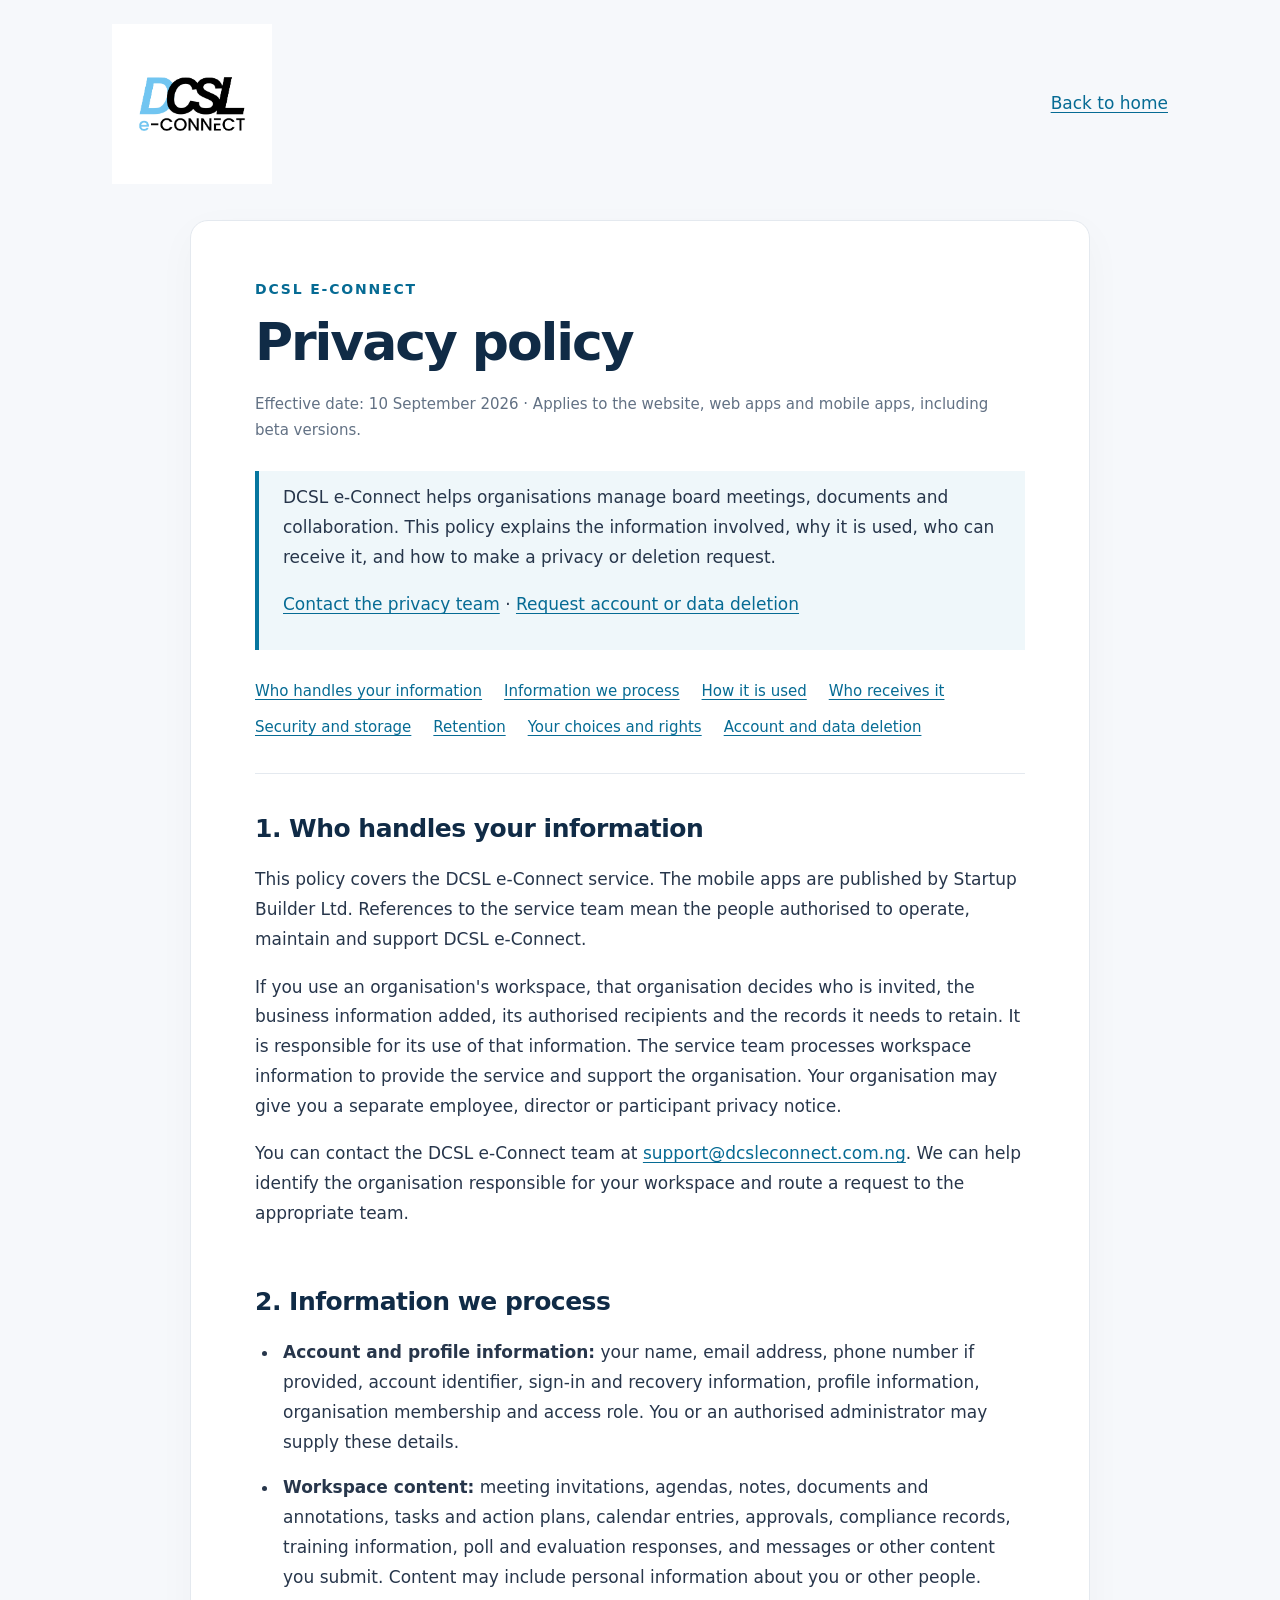
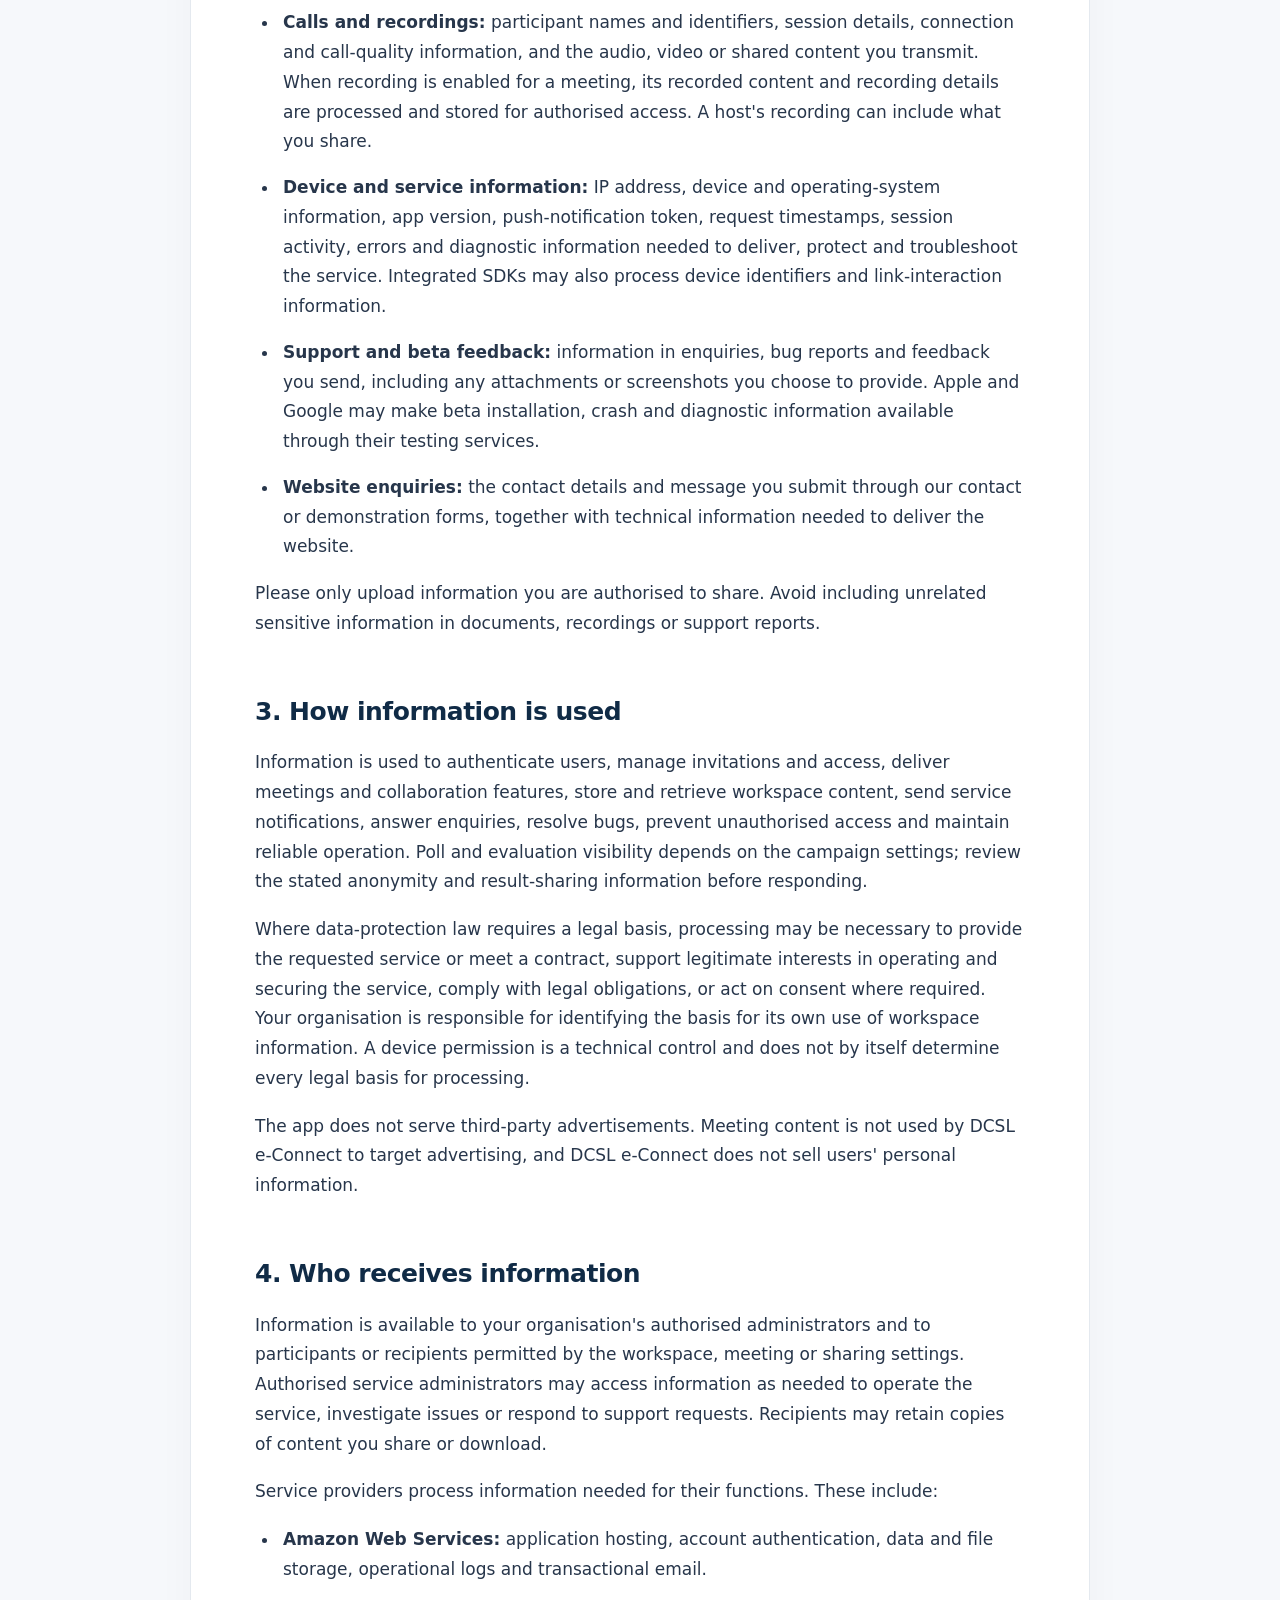
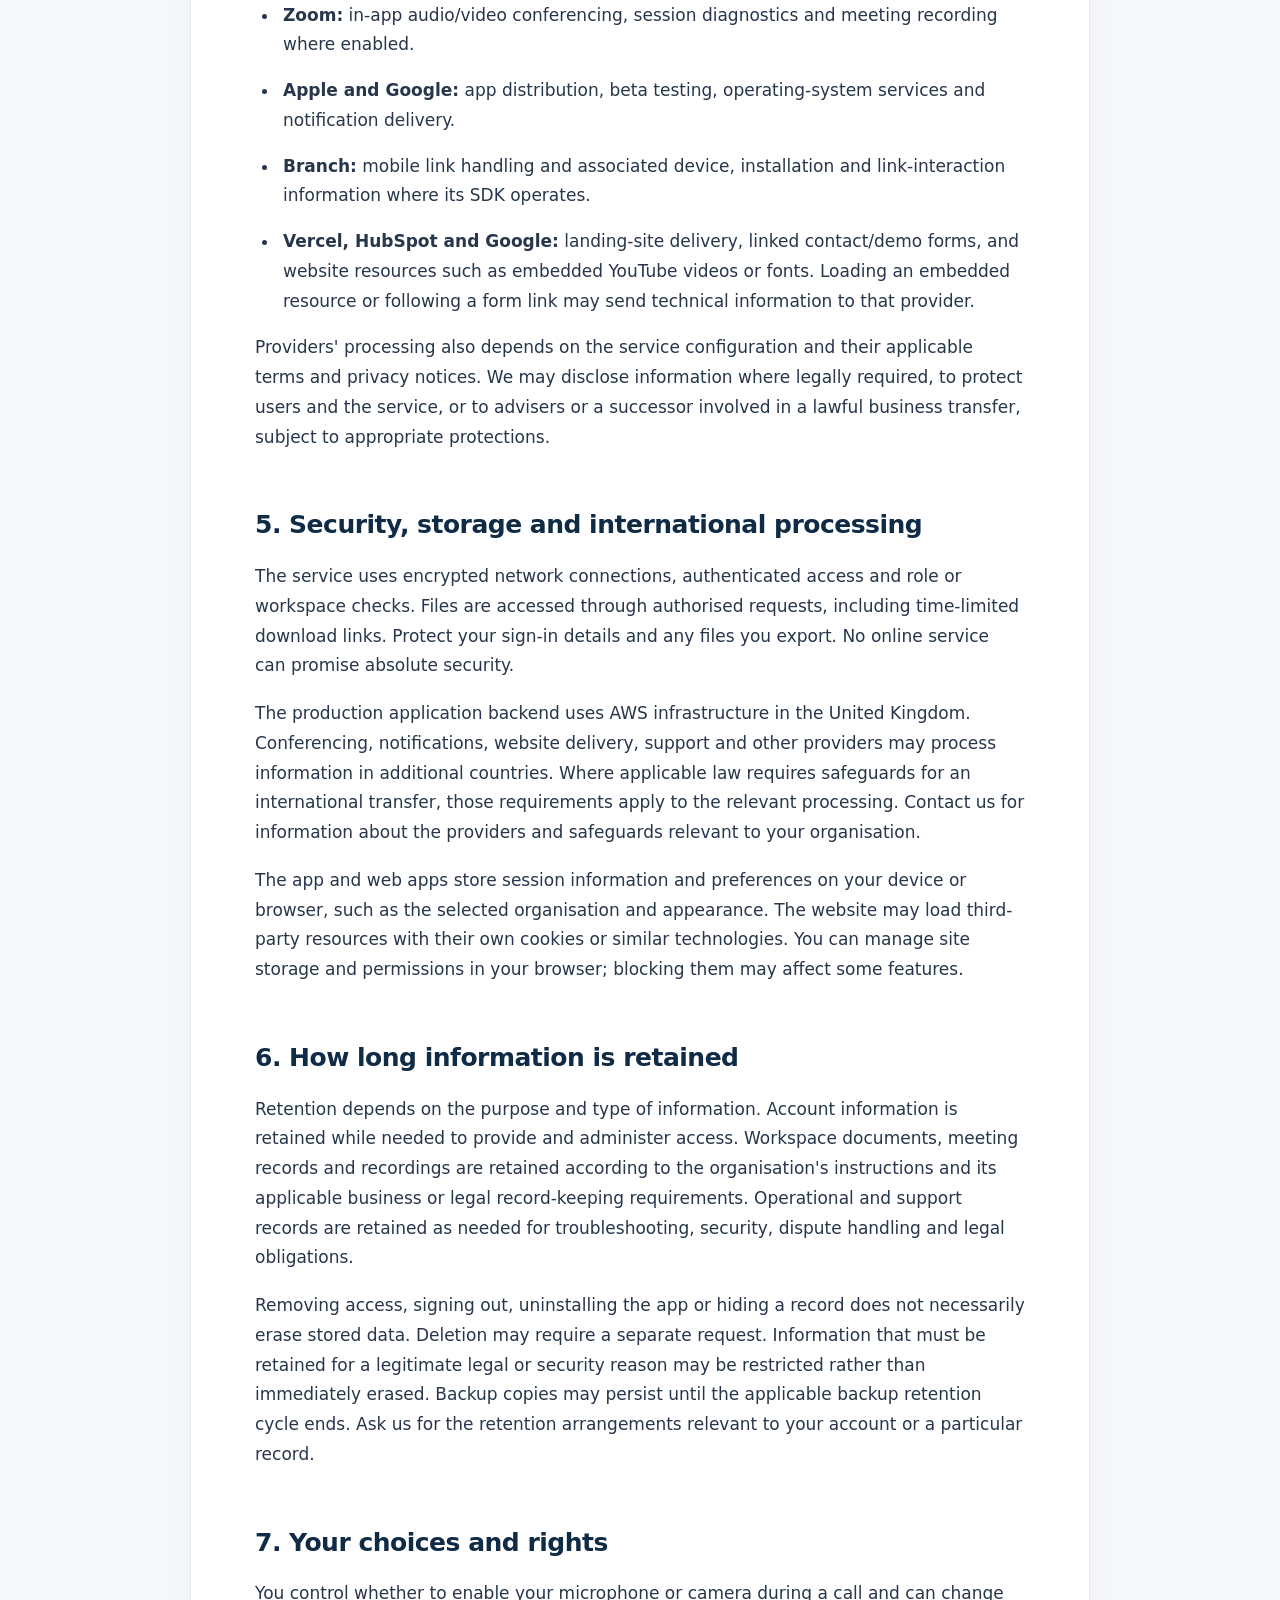
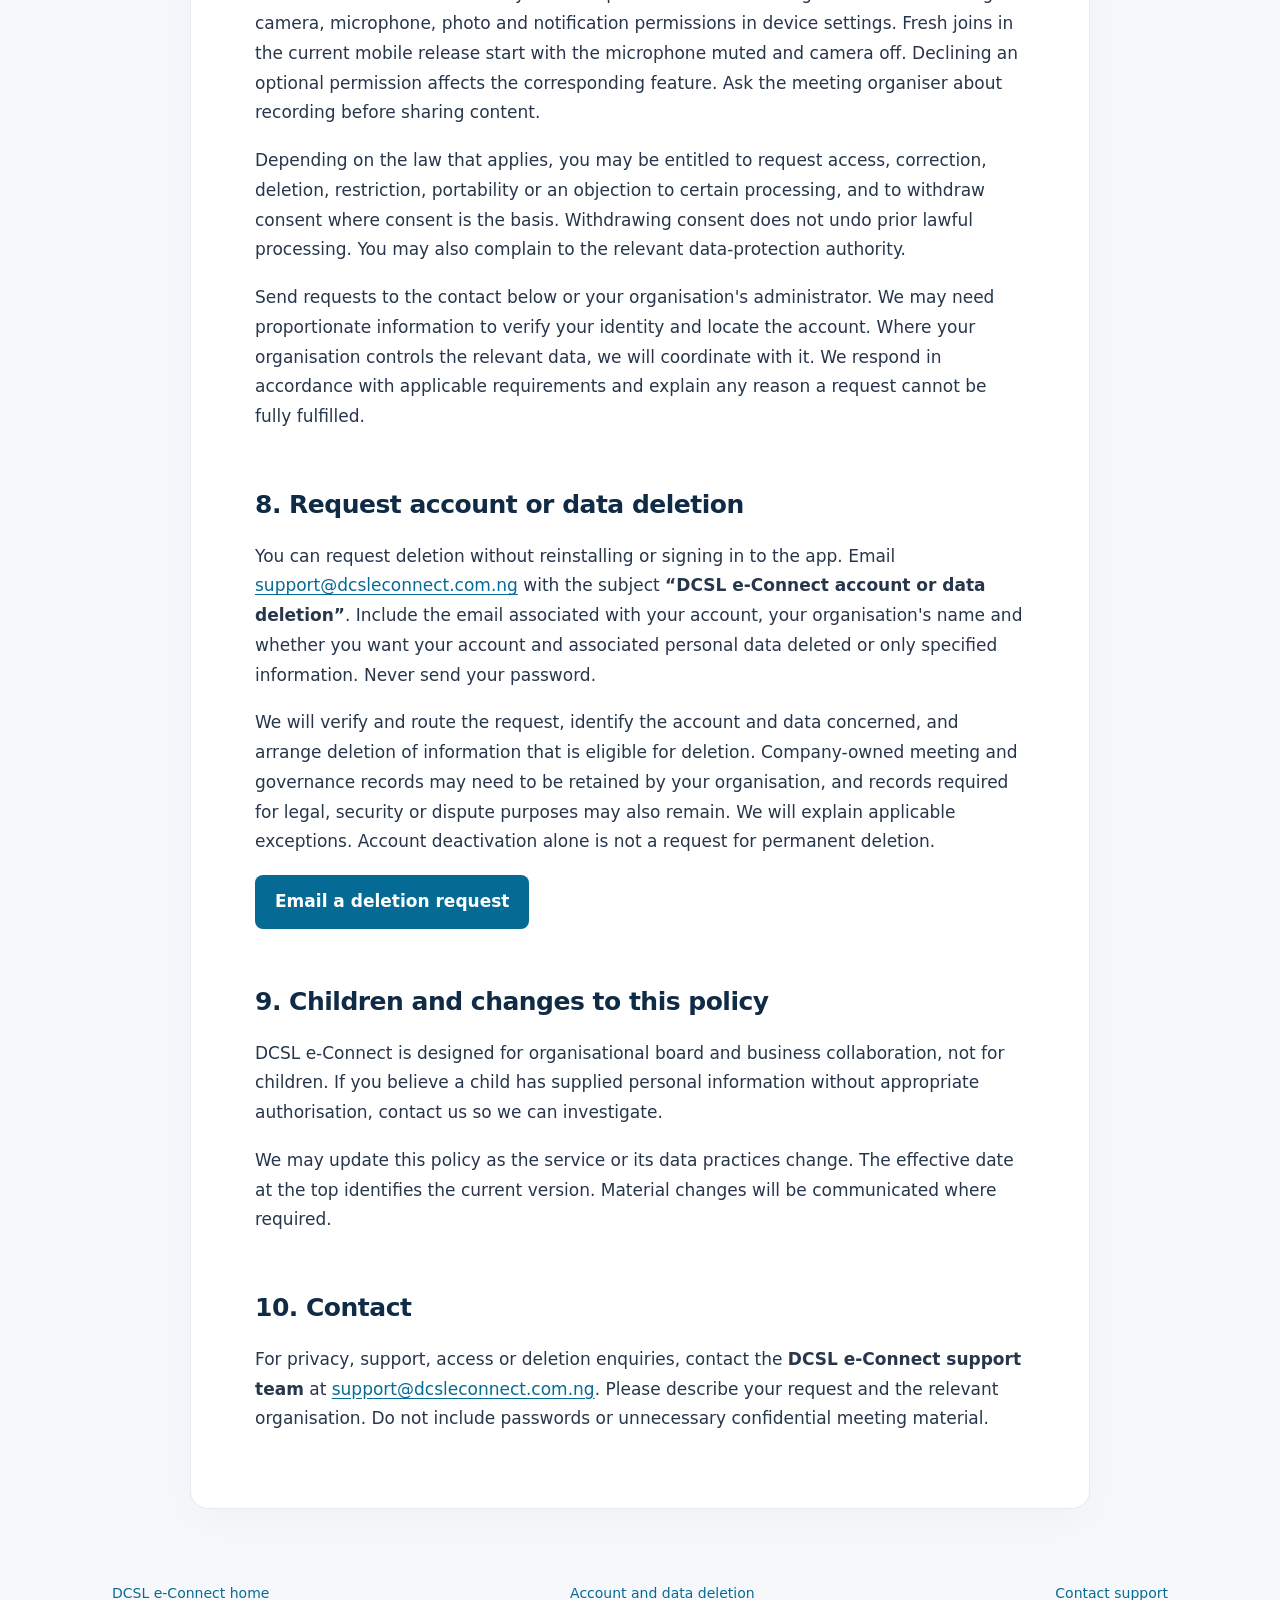
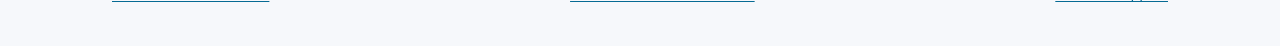
<file: privacy-policy.html>
<!doctype html>
<html lang="en-GB"><head><meta charset="utf-8"><meta name="viewport" content="width=device-width, initial-scale=1"><title>Privacy policy | DCSL e-Connect</title><meta name="description" content="How DCSL e-Connect handles account details, meeting content, recordings and device information, and how to request access or deletion."><link rel="canonical" href="https://dcsleconnect.com.ng/privacy-policy.html"><link rel="icon" href="/assets/media/logos/favicon.ico"><style>*{box-sizing:border-box}html{scroll-behavior:smooth;scroll-padding-top:24px}body{margin:0;background:#f6f8fb;color:#27364b;font:17px/1.75 system-ui,-apple-system,BlinkMacSystemFont,"Segoe UI",sans-serif}a{color:#066b94;text-underline-offset:3px}a:hover{color:#044966}a:focus-visible{outline:3px solid #ecaa35;outline-offset:4px}header,footer{max-width:1120px;margin:auto;padding:24px 32px;display:flex;justify-content:space-between;align-items:center;gap:20px;flex-wrap:wrap}.brand{line-height:0}.brand img{width:160px;height:auto}main{max-width:900px;margin:12px auto 48px;padding:56px 64px;background:#fff;border:1px solid #e4e9ef;border-radius:18px;box-shadow:0 12px 40px #18334b08}.eyebrow{font-size:14px;letter-spacing:.13em;text-transform:uppercase;color:#066b94;font-weight:700;margin:0 0 12px}h1{font-size:clamp(34px,6vw,52px);line-height:1.1;letter-spacing:-.04em;margin:0 0 20px;color:#102b46}h2{font-size:25px;line-height:1.35;letter-spacing:-.02em;color:#102b46;margin:0 0 20px}.updated{color:#627184;font-size:15px}.summary{background:#eff7fa;border-left:4px solid #06769f;padding:12px 24px;margin:28px 0}nav{display:flex;flex-wrap:wrap;gap:10px 22px;font-size:15px;padding:0 0 32px;border-bottom:1px solid #e4e9ef}section{padding-top:38px}p{margin:0 0 18px}ul{padding-left:24px}li{padding-left:4px;margin-bottom:16px}.button{display:inline-block;padding:12px 20px;border-radius:8px;background:#066b94;color:#fff;text-decoration:none;font-weight:600}.button:hover{background:#044966;color:#fff}footer{font-size:14px;padding-bottom:40px}.skip{position:absolute;left:16px;top:-100px;background:#fff;padding:12px}.skip:focus{top:12px}@media(max-width:640px){body{font-size:16px}header,footer{padding:20px}.brand img{width:132px}main{margin:0 12px 24px;padding:32px 22px;border-radius:12px}h2{font-size:22px}.summary{padding:12px 16px}nav{gap:10px 16px}footer{gap:12px}}@media print{body{background:#fff;font-size:11pt}main{margin:0;padding:0;border:0;box-shadow:none}header,footer,nav,.button{display:none}a{color:inherit}section{break-inside:avoid}}</style></head><body><a class="skip" href="#main">Skip to policy</a>
<header><a class="brand" href="/"><img src="/assets/media/logos/dcsl-logo.jpg" alt="DCSL e-Connect" /></a><a href="/#home">Back to home</a></header>
<main id="main">
  <p class="eyebrow">DCSL e-Connect</p>
  <h1>Privacy policy</h1>
  <p class="updated">Effective date: 10 September 2026 · Applies to the website, web apps and mobile apps, including beta versions.</p>
  <div class="summary"><p>DCSL e-Connect helps organisations manage board meetings, documents and collaboration. This policy explains the information involved, why it is used, who can receive it, and how to make a privacy or deletion request.</p><p><a href="#contact">Contact the privacy team</a> <span aria-hidden="true">·</span> <a href="#deletion">Request account or data deletion</a></p></div>
  <nav aria-label="Policy contents"><a href="#responsibility">Who handles your information</a><a href="#data">Information we process</a><a href="#purposes">How it is used</a><a href="#sharing">Who receives it</a><a href="#security">Security and storage</a><a href="#retention">Retention</a><a href="#choices">Your choices and rights</a><a href="#deletion">Account and data deletion</a></nav>
  <section id="responsibility"><h2>1. Who handles your information</h2><p>This policy covers the DCSL e-Connect service. The mobile apps are published by Startup Builder Ltd. References to the service team mean the people authorised to operate, maintain and support DCSL e-Connect.</p><p>If you use an organisation's workspace, that organisation decides who is invited, the business information added, its authorised recipients and the records it needs to retain. It is responsible for its use of that information. The service team processes workspace information to provide the service and support the organisation. Your organisation may give you a separate employee, director or participant privacy notice.</p><p>You can contact the DCSL e-Connect team at <a href="mailto:support@dcsleconnect.com.ng">support@dcsleconnect.com.ng</a>. We can help identify the organisation responsible for your workspace and route a request to the appropriate team.</p></section>
  <section id="data"><h2>2. Information we process</h2><ul>
  <li><strong>Account and profile information:</strong> your name, email address, phone number if provided, account identifier, sign-in and recovery information, profile information, organisation membership and access role. You or an authorised administrator may supply these details.</li>
  <li><strong>Workspace content:</strong> meeting invitations, agendas, notes, documents and annotations, tasks and action plans, calendar entries, approvals, compliance records, training information, poll and evaluation responses, and messages or other content you submit. Content may include personal information about you or other people.</li>
  <li><strong>Calls and recordings:</strong> participant names and identifiers, session details, connection and call-quality information, and the audio, video or shared content you transmit. When recording is enabled for a meeting, its recorded content and recording details are processed and stored for authorised access. A host's recording can include what you share.</li>
  <li><strong>Device and service information:</strong> IP address, device and operating-system information, app version, push-notification token, request timestamps, session activity, errors and diagnostic information needed to deliver, protect and troubleshoot the service. Integrated SDKs may also process device identifiers and link-interaction information.</li>
  <li><strong>Support and beta feedback:</strong> information in enquiries, bug reports and feedback you send, including any attachments or screenshots you choose to provide. Apple and Google may make beta installation, crash and diagnostic information available through their testing services.</li>
  <li><strong>Website enquiries:</strong> the contact details and message you submit through our contact or demonstration forms, together with technical information needed to deliver the website.</li></ul>
  <p>Please only upload information you are authorised to share. Avoid including unrelated sensitive information in documents, recordings or support reports.</p></section>
  <section id="purposes"><h2>3. How information is used</h2><p>Information is used to authenticate users, manage invitations and access, deliver meetings and collaboration features, store and retrieve workspace content, send service notifications, answer enquiries, resolve bugs, prevent unauthorised access and maintain reliable operation. Poll and evaluation visibility depends on the campaign settings; review the stated anonymity and result-sharing information before responding.</p><p>Where data-protection law requires a legal basis, processing may be necessary to provide the requested service or meet a contract, support legitimate interests in operating and securing the service, comply with legal obligations, or act on consent where required. Your organisation is responsible for identifying the basis for its own use of workspace information. A device permission is a technical control and does not by itself determine every legal basis for processing.</p><p>The app does not serve third-party advertisements. Meeting content is not used by DCSL e-Connect to target advertising, and DCSL e-Connect does not sell users' personal information.</p></section>
  <section id="sharing"><h2>4. Who receives information</h2><p>Information is available to your organisation's authorised administrators and to participants or recipients permitted by the workspace, meeting or sharing settings. Authorised service administrators may access information as needed to operate the service, investigate issues or respond to support requests. Recipients may retain copies of content you share or download.</p><p>Service providers process information needed for their functions. These include:</p><ul>
  <li><strong>Amazon Web Services:</strong> application hosting, account authentication, data and file storage, operational logs and transactional email.</li>
  <li><strong>Zoom:</strong> in-app audio/video conferencing, session diagnostics and meeting recording where enabled.</li>
  <li><strong>Apple and Google:</strong> app distribution, beta testing, operating-system services and notification delivery.</li>
  <li><strong>Branch:</strong> mobile link handling and associated device, installation and link-interaction information where its SDK operates.</li>
  <li><strong>Vercel, HubSpot and Google:</strong> landing-site delivery, linked contact/demo forms, and website resources such as embedded YouTube videos or fonts. Loading an embedded resource or following a form link may send technical information to that provider.</li></ul>
  <p>Providers' processing also depends on the service configuration and their applicable terms and privacy notices. We may disclose information where legally required, to protect users and the service, or to advisers or a successor involved in a lawful business transfer, subject to appropriate protections.</p></section>
  <section id="security"><h2>5. Security, storage and international processing</h2><p>The service uses encrypted network connections, authenticated access and role or workspace checks. Files are accessed through authorised requests, including time-limited download links. Protect your sign-in details and any files you export. No online service can promise absolute security.</p><p>The production application backend uses AWS infrastructure in the United Kingdom. Conferencing, notifications, website delivery, support and other providers may process information in additional countries. Where applicable law requires safeguards for an international transfer, those requirements apply to the relevant processing. Contact us for information about the providers and safeguards relevant to your organisation.</p><p>The app and web apps store session information and preferences on your device or browser, such as the selected organisation and appearance. The website may load third-party resources with their own cookies or similar technologies. You can manage site storage and permissions in your browser; blocking them may affect some features.</p></section>
  <section id="retention"><h2>6. How long information is retained</h2><p>Retention depends on the purpose and type of information. Account information is retained while needed to provide and administer access. Workspace documents, meeting records and recordings are retained according to the organisation's instructions and its applicable business or legal record-keeping requirements. Operational and support records are retained as needed for troubleshooting, security, dispute handling and legal obligations.</p><p>Removing access, signing out, uninstalling the app or hiding a record does not necessarily erase stored data. Deletion may require a separate request. Information that must be retained for a legitimate legal or security reason may be restricted rather than immediately erased. Backup copies may persist until the applicable backup retention cycle ends. Ask us for the retention arrangements relevant to your account or a particular record.</p></section>
  <section id="choices"><h2>7. Your choices and rights</h2><p>You control whether to enable your microphone or camera during a call and can change camera, microphone, photo and notification permissions in device settings. Fresh joins in the current mobile release start with the microphone muted and camera off. Declining an optional permission affects the corresponding feature. Ask the meeting organiser about recording before sharing content.</p><p>Depending on the law that applies, you may be entitled to request access, correction, deletion, restriction, portability or an objection to certain processing, and to withdraw consent where consent is the basis. Withdrawing consent does not undo prior lawful processing. You may also complain to the relevant data-protection authority.</p><p>Send requests to the contact below or your organisation's administrator. We may need proportionate information to verify your identity and locate the account. Where your organisation controls the relevant data, we will coordinate with it. We respond in accordance with applicable requirements and explain any reason a request cannot be fully fulfilled.</p></section>
  <section id="deletion"><h2>8. Request account or data deletion</h2><p>You can request deletion without reinstalling or signing in to the app. Email <a href="mailto:support@dcsleconnect.com.ng?subject=DCSL%20e-Connect%20account%20or%20data%20deletion">support@dcsleconnect.com.ng</a> with the subject <strong>“DCSL e-Connect account or data deletion”</strong>. Include the email associated with your account, your organisation's name and whether you want your account and associated personal data deleted or only specified information. Never send your password.</p><p>We will verify and route the request, identify the account and data concerned, and arrange deletion of information that is eligible for deletion. Company-owned meeting and governance records may need to be retained by your organisation, and records required for legal, security or dispute purposes may also remain. We will explain applicable exceptions. Account deactivation alone is not a request for permanent deletion.</p><p><a class="button" href="mailto:support@dcsleconnect.com.ng?subject=DCSL%20e-Connect%20account%20or%20data%20deletion">Email a deletion request</a></p></section>
  <section><h2>9. Children and changes to this policy</h2><p>DCSL e-Connect is designed for organisational board and business collaboration, not for children. If you believe a child has supplied personal information without appropriate authorisation, contact us so we can investigate.</p><p>We may update this policy as the service or its data practices change. The effective date at the top identifies the current version. Material changes will be communicated where required.</p></section>
  <section id="contact"><h2>10. Contact</h2><p>For privacy, support, access or deletion enquiries, contact the <strong>DCSL e-Connect support team</strong> at <a href="mailto:support@dcsleconnect.com.ng">support@dcsleconnect.com.ng</a>. Please describe your request and the relevant organisation. Do not include passwords or unnecessary confidential meeting material.</p></section>
</main><footer><a href="/">DCSL e-Connect home</a><a href="#deletion">Account and data deletion</a><a href="mailto:support@dcsleconnect.com.ng">Contact support</a></footer>
</body></html>
</file>
